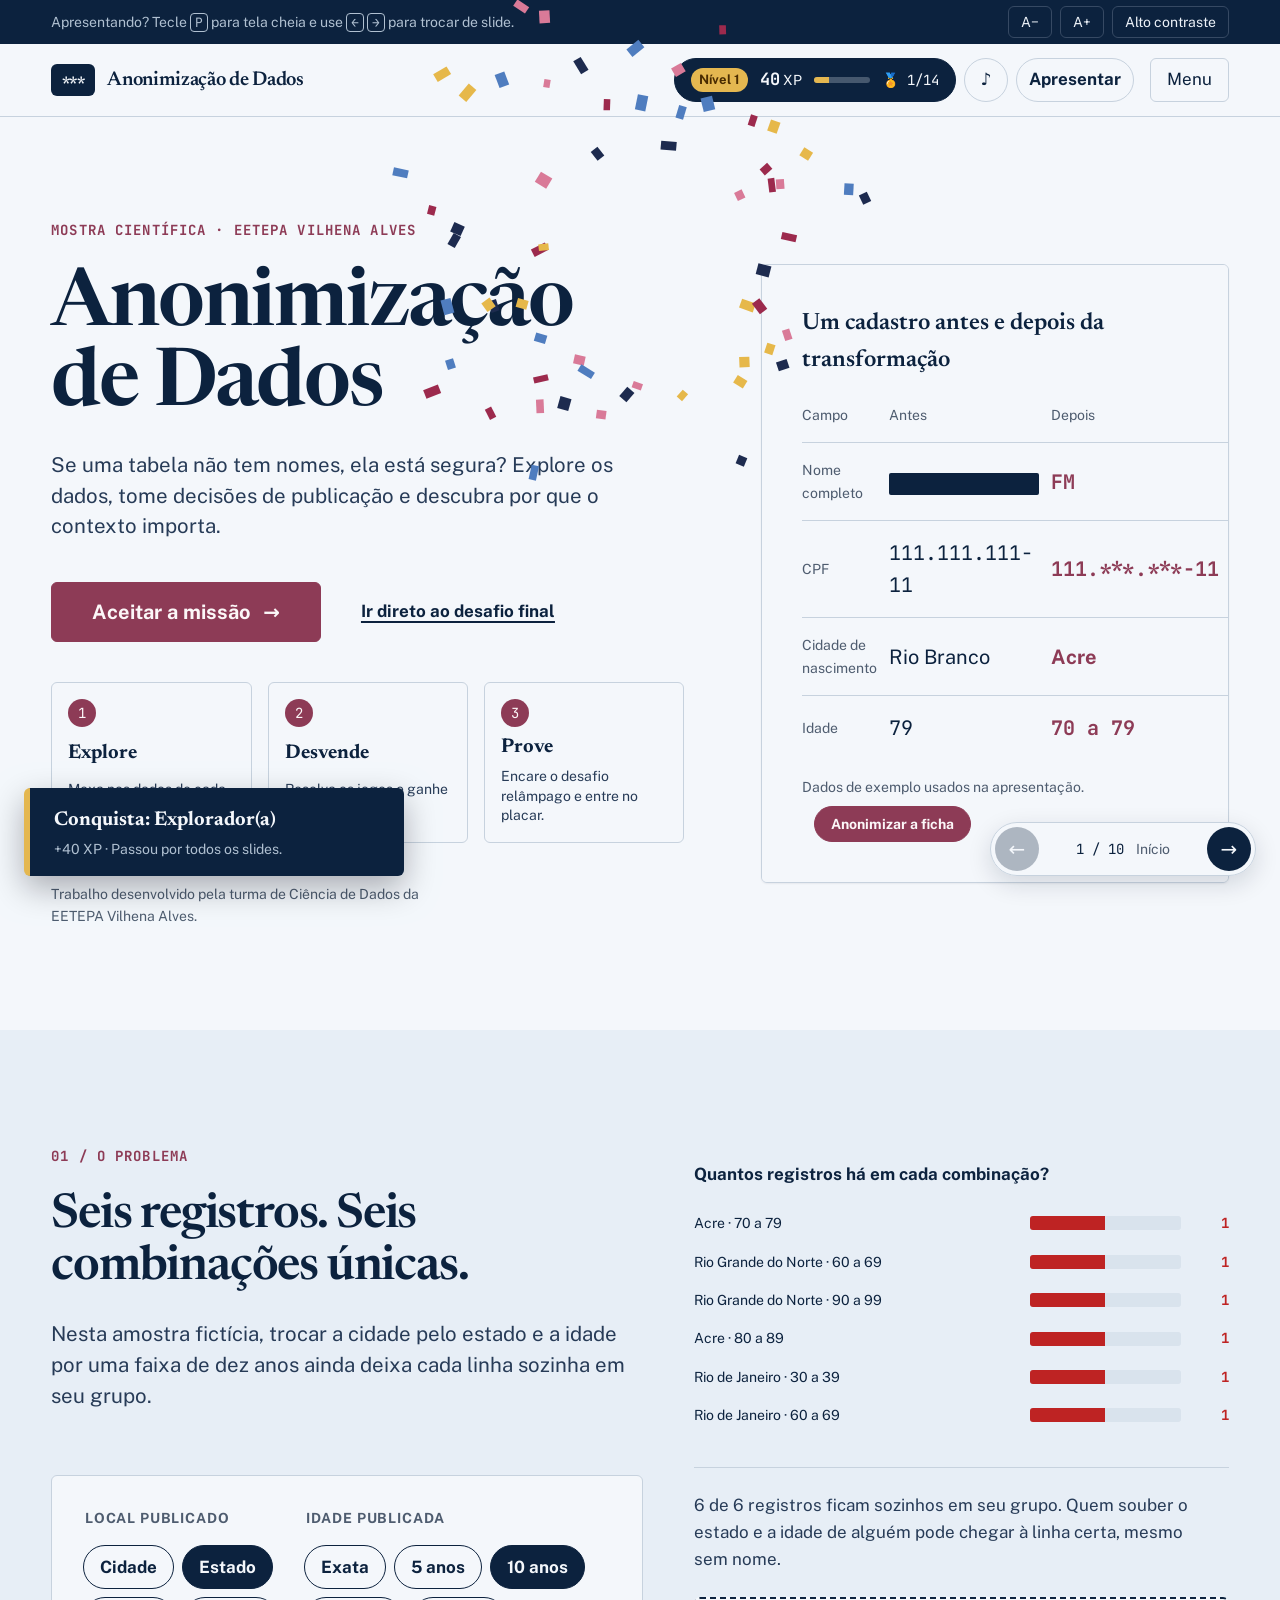
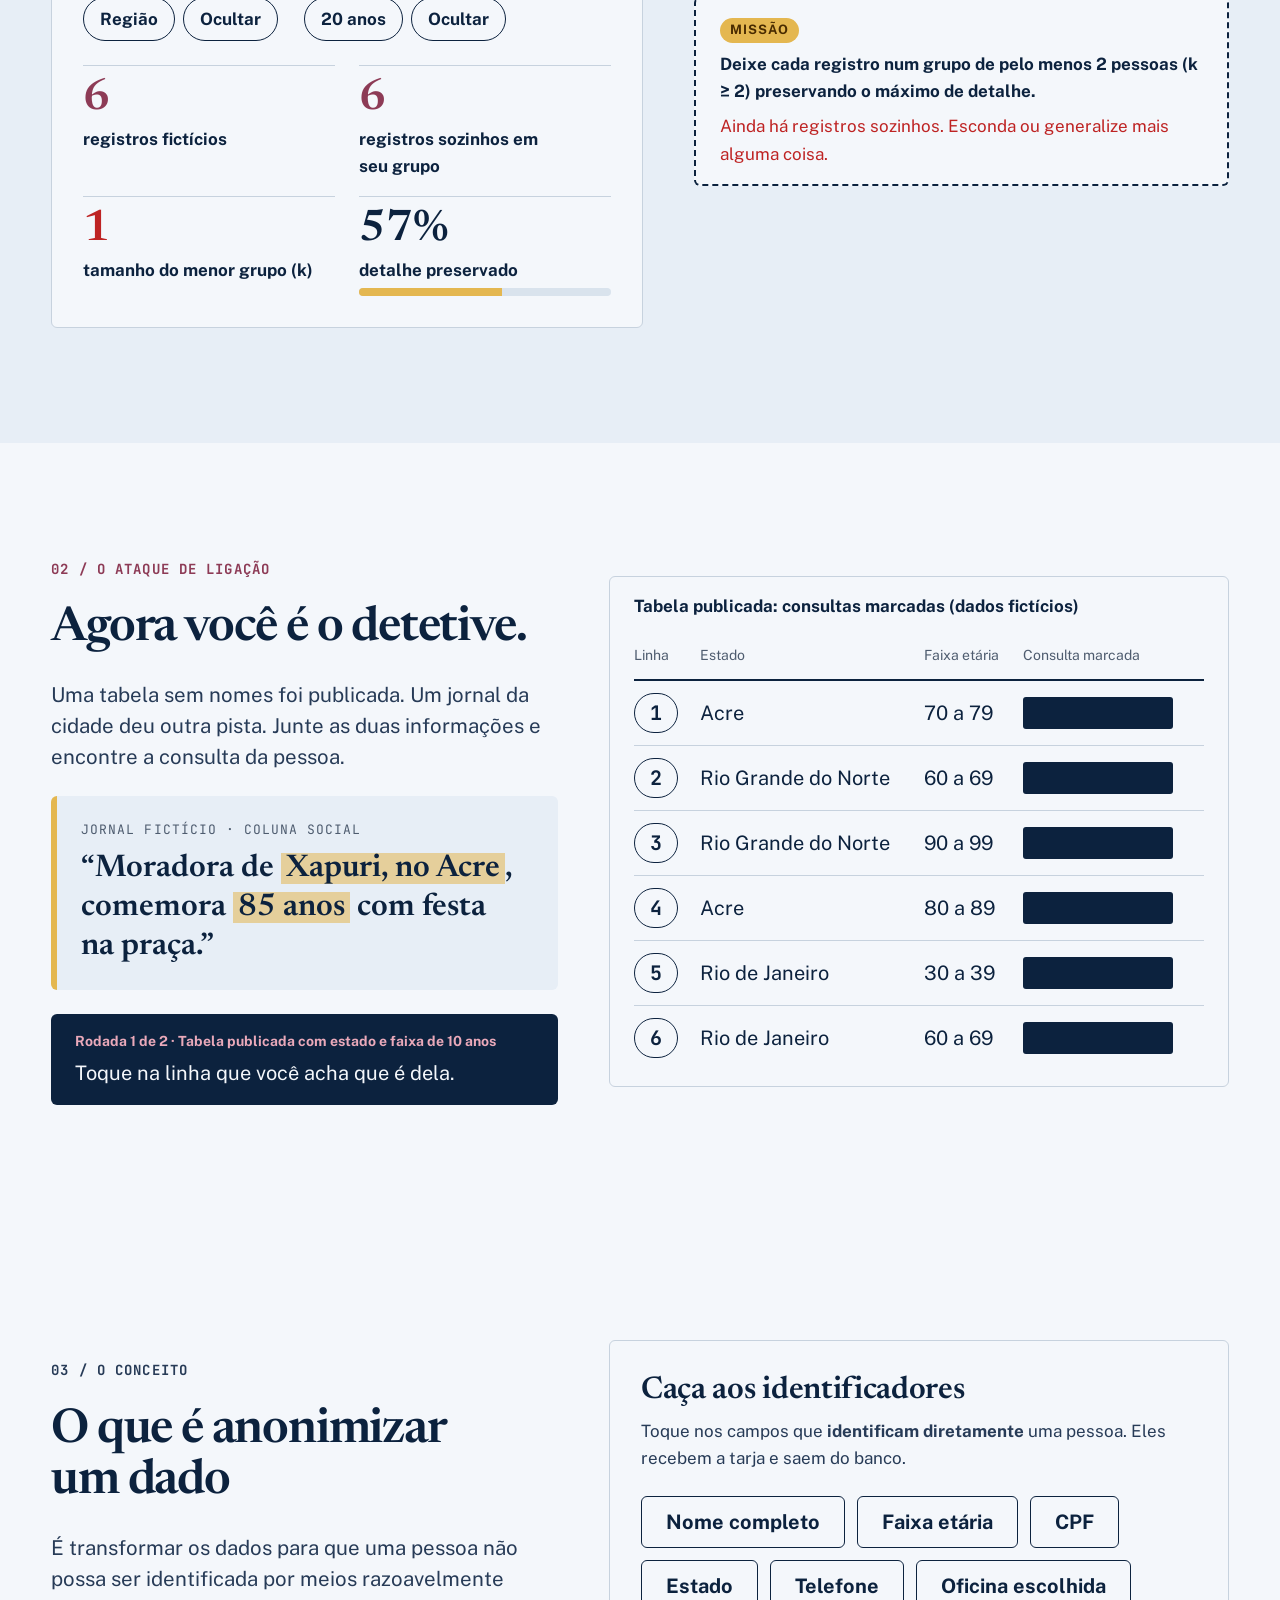
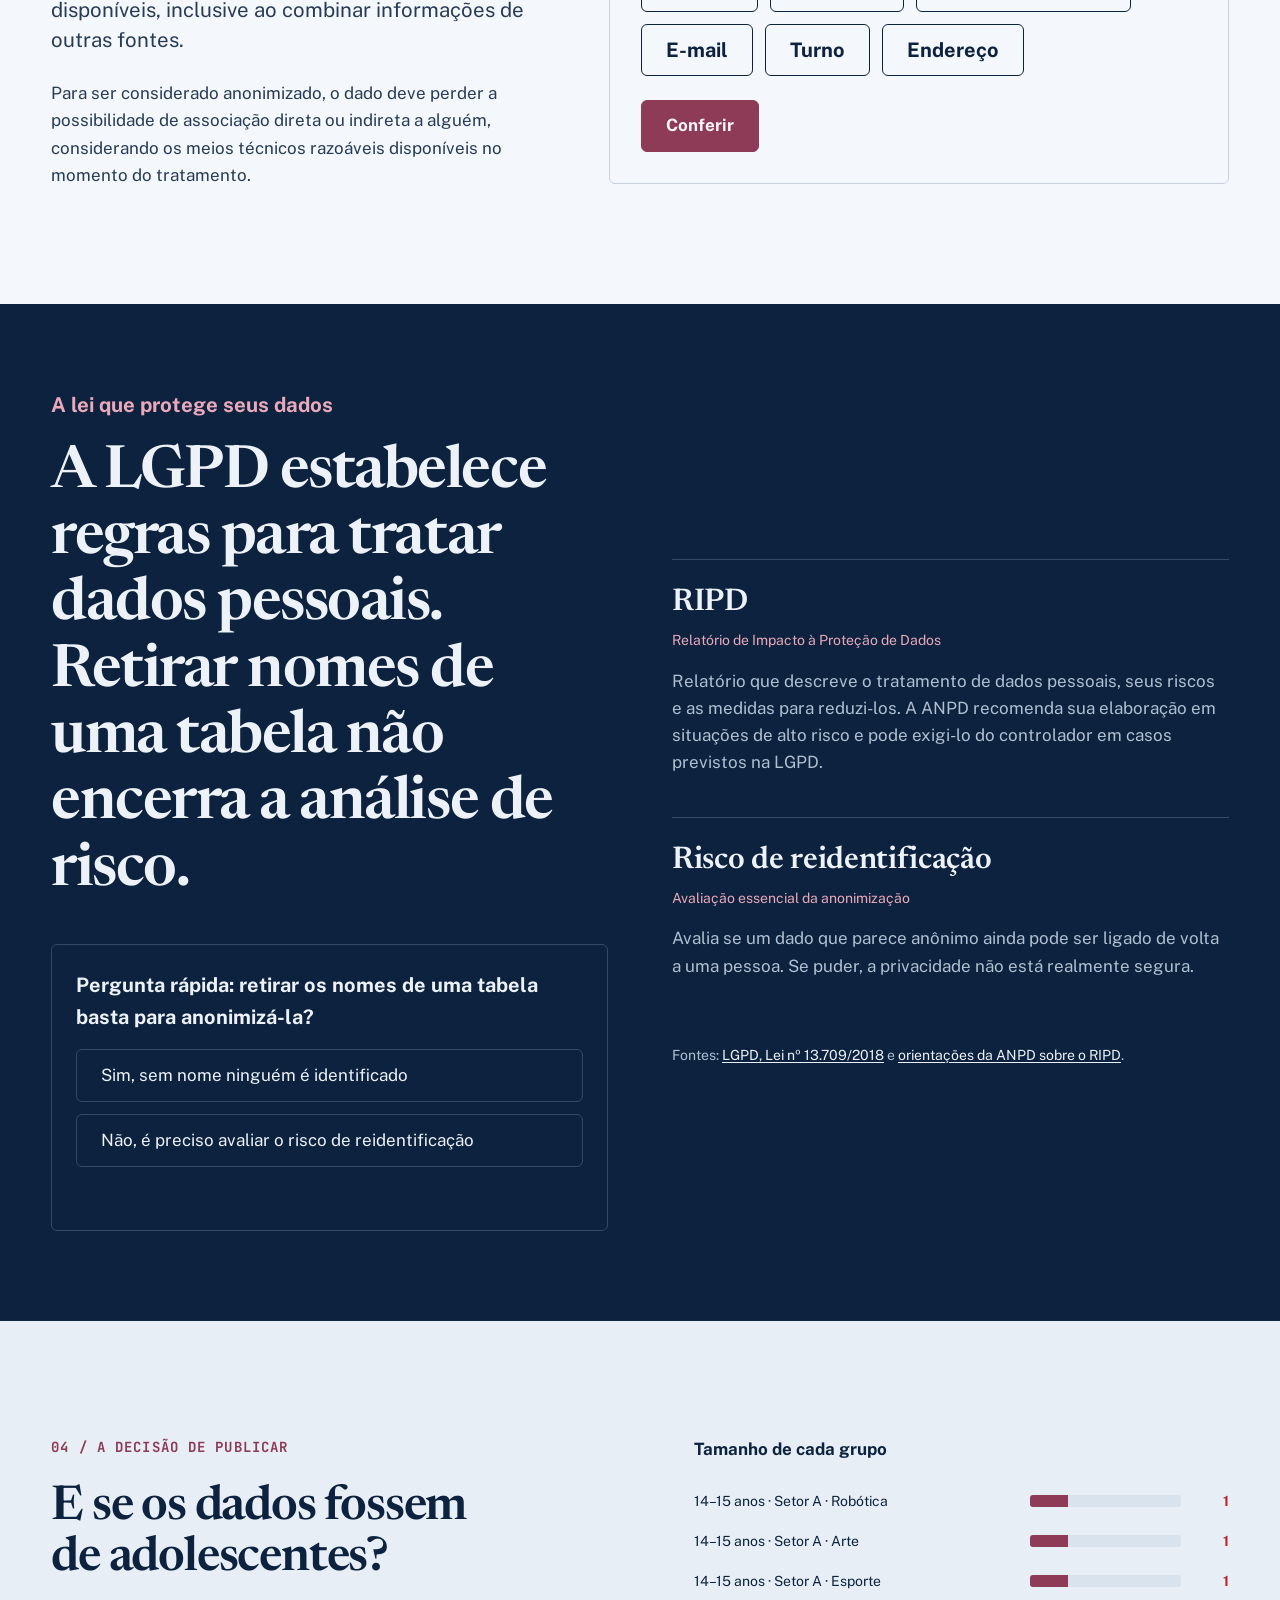
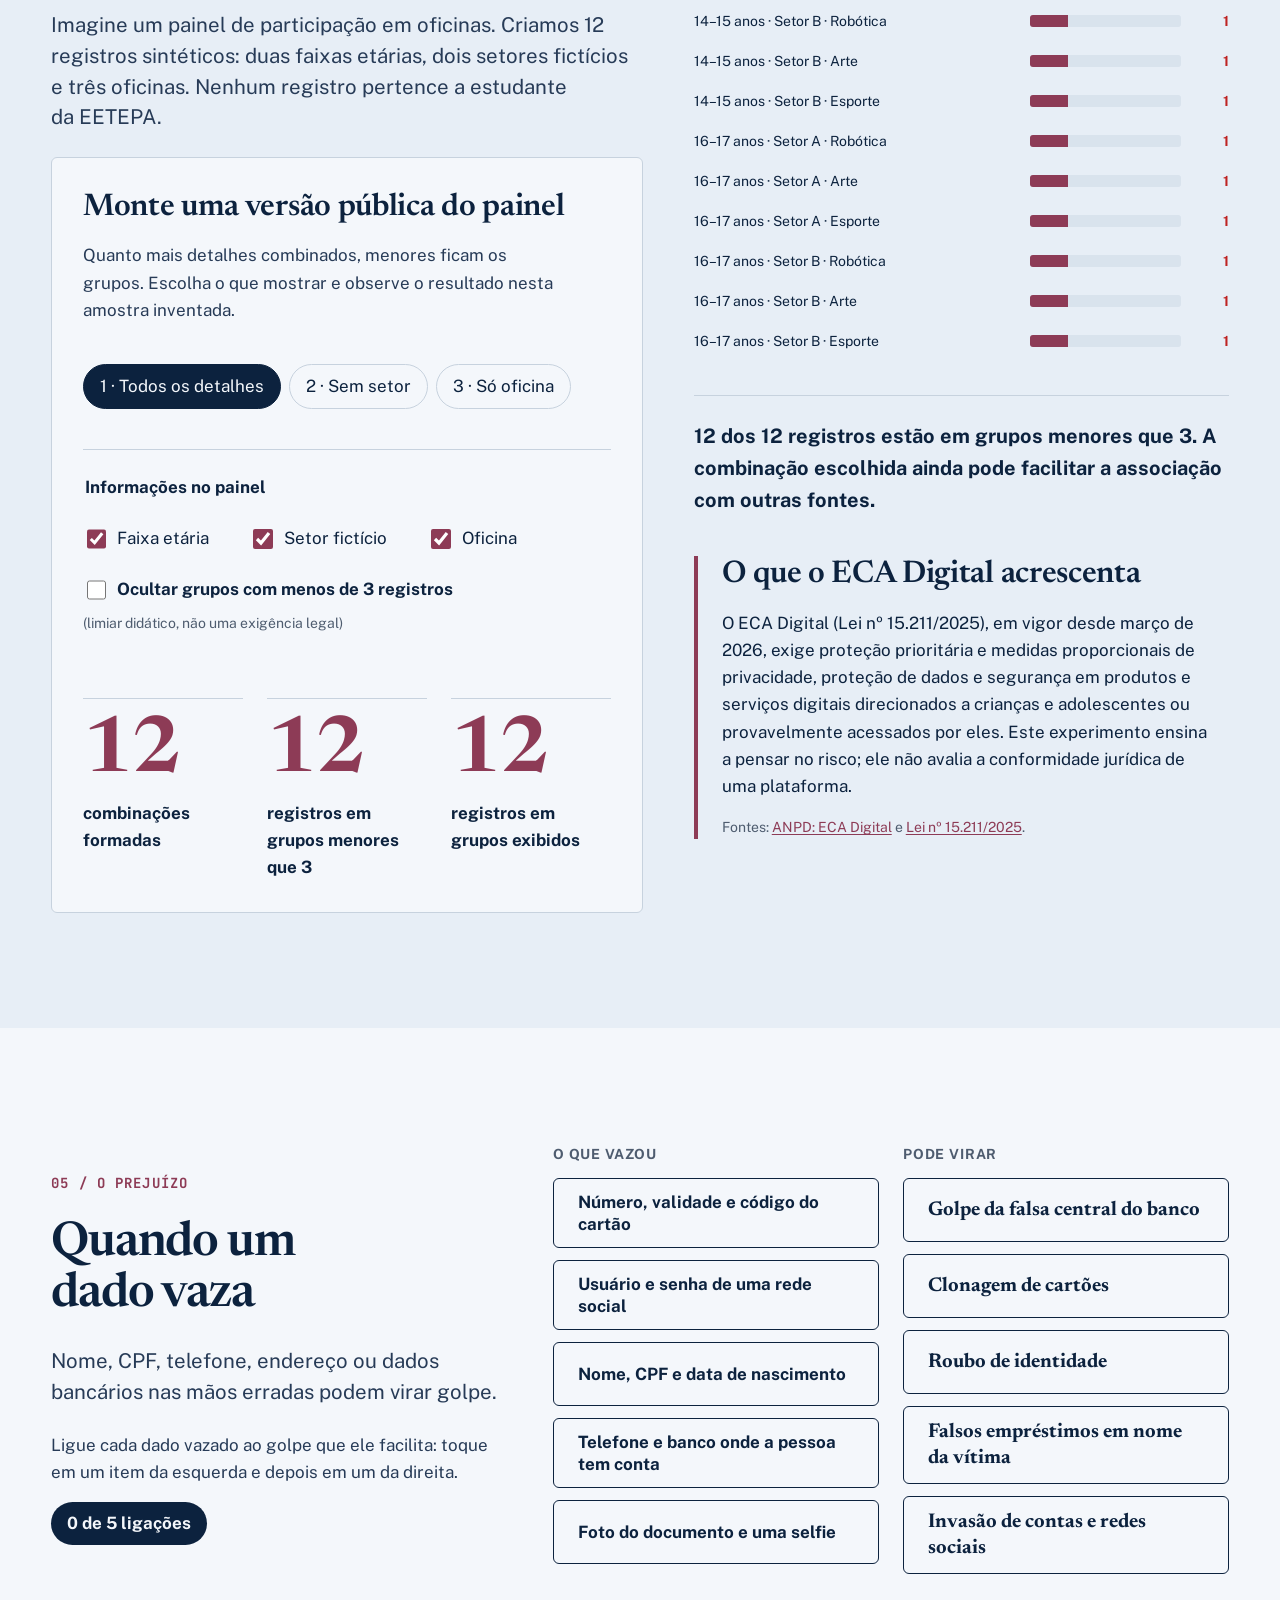
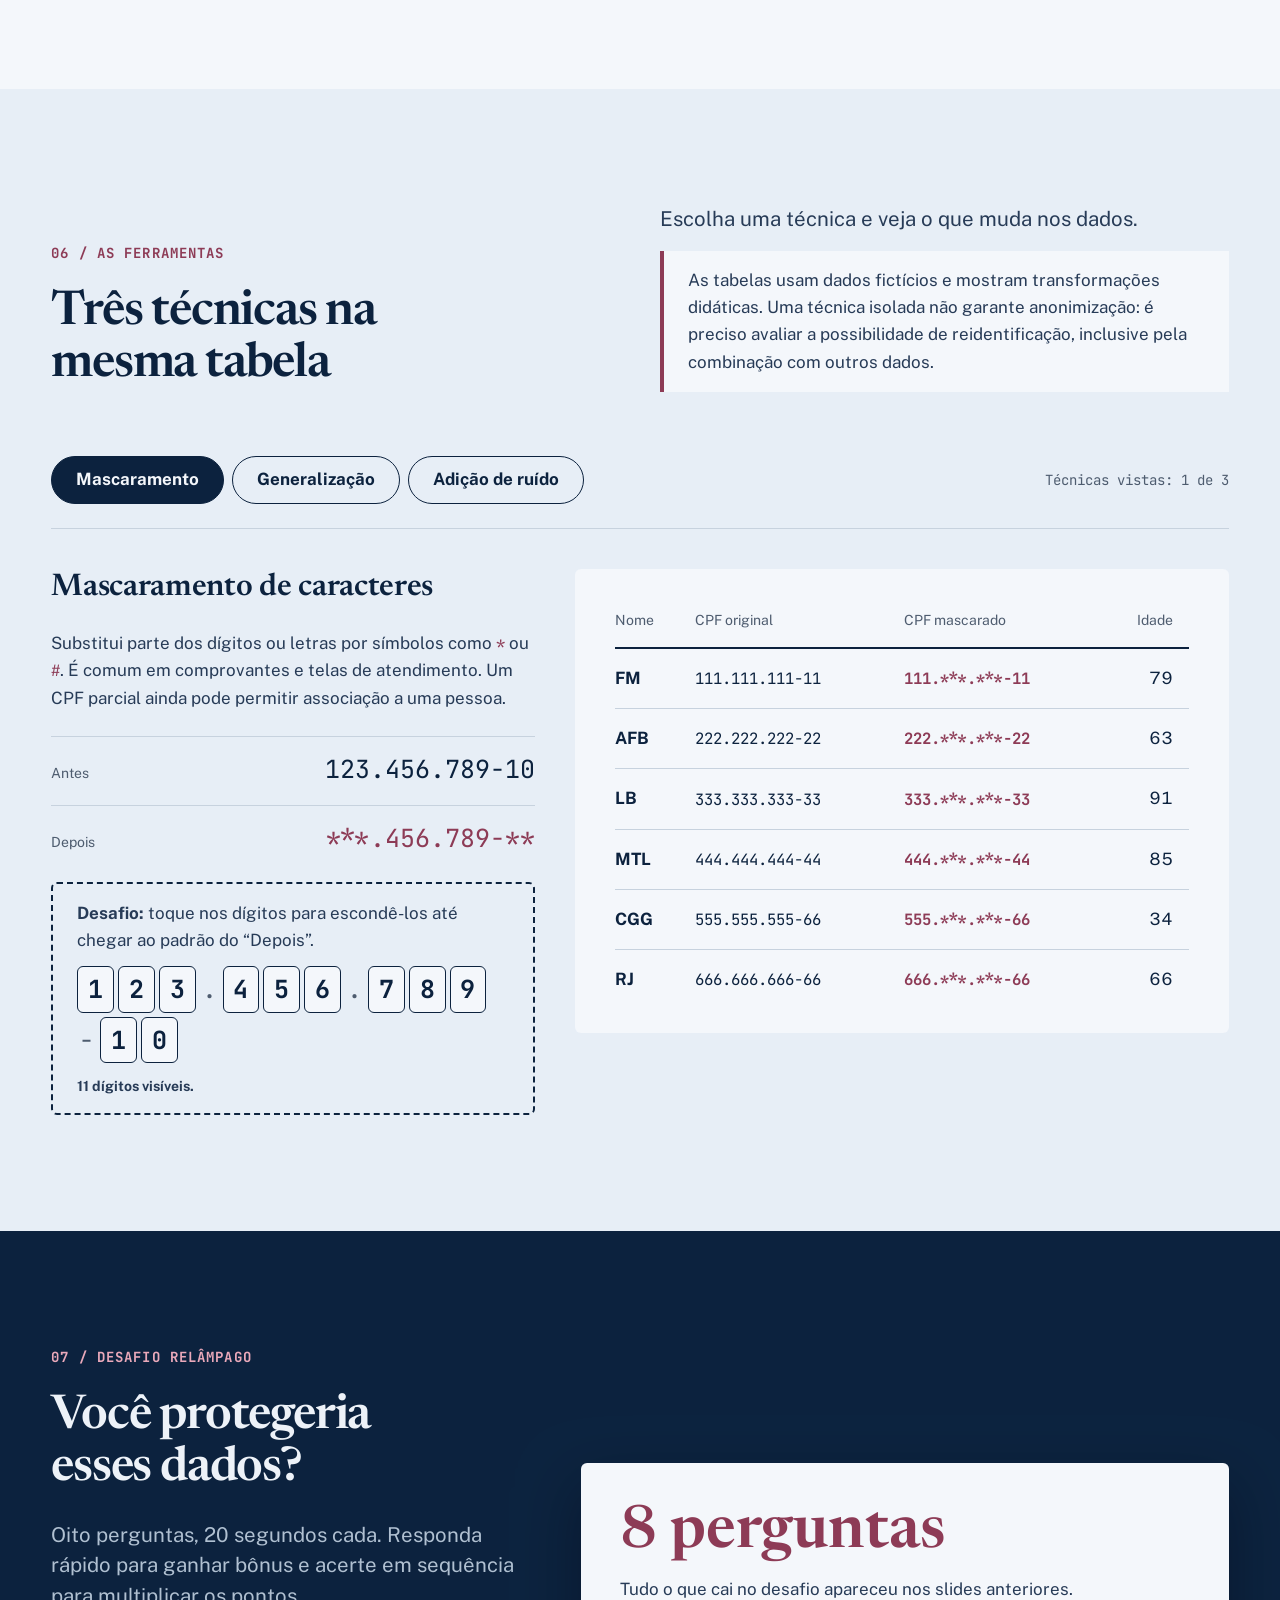
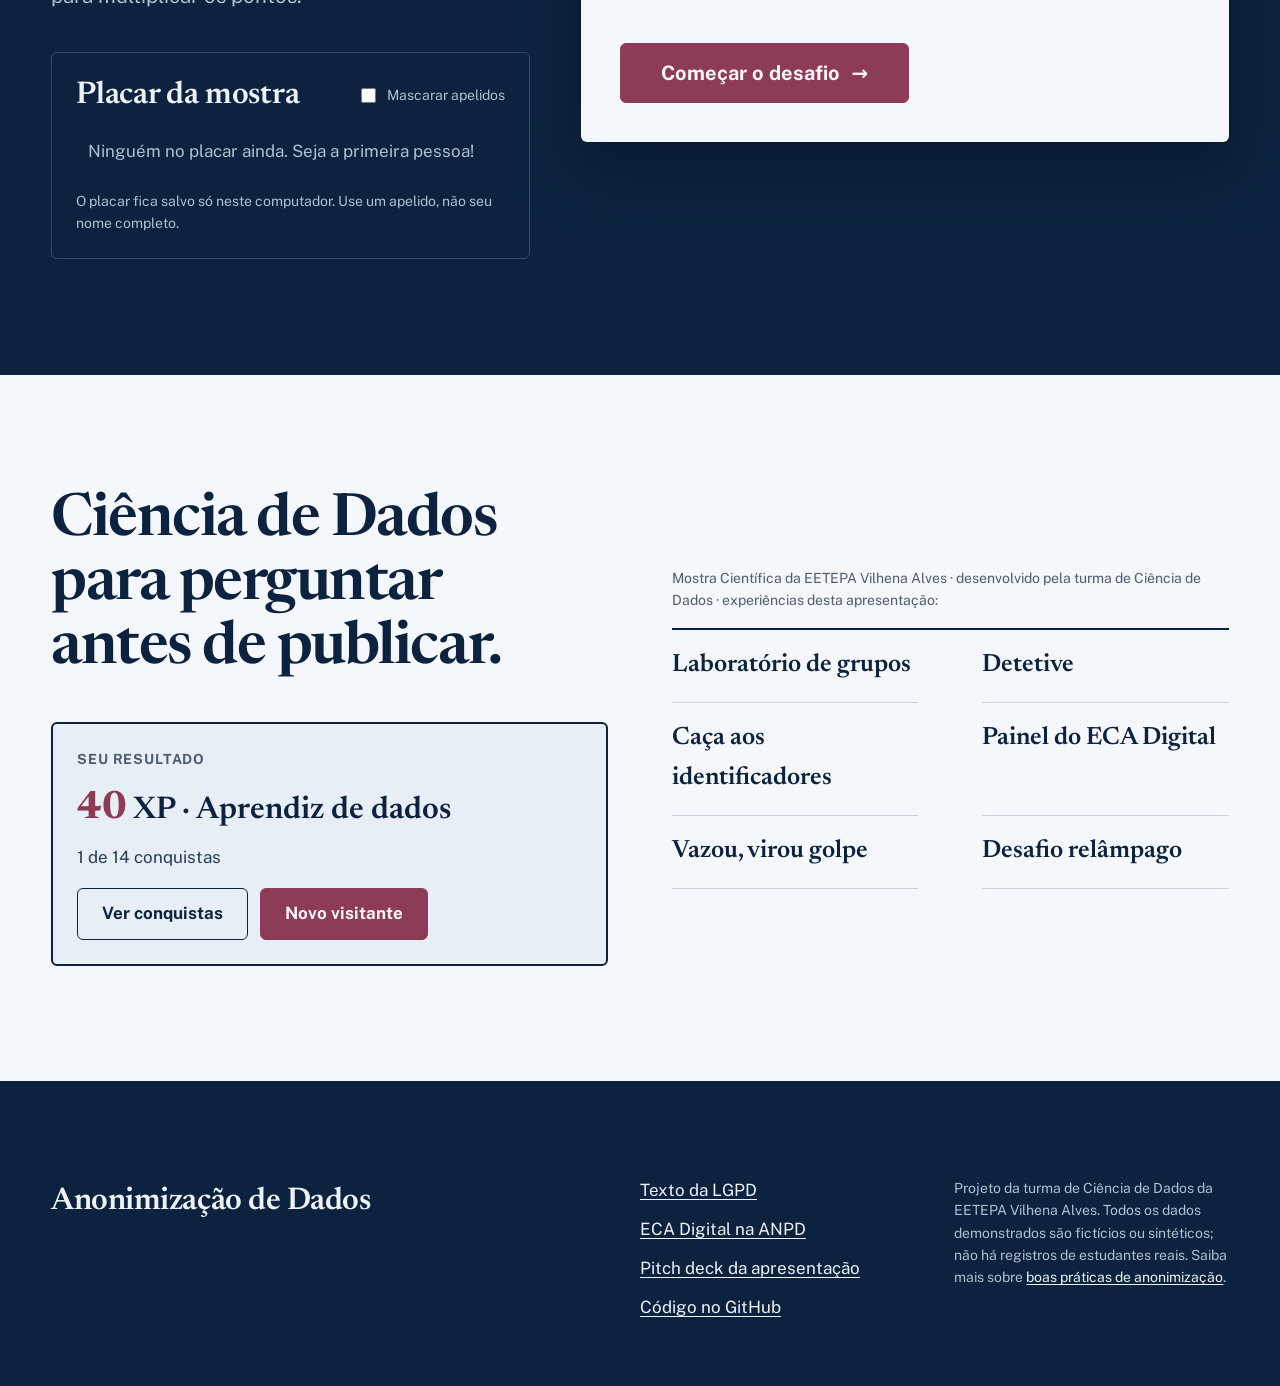
<file: index.html>
<!DOCTYPE html>
<html lang="pt-BR">
<head>
  <meta charset="UTF-8">
  <meta name="viewport" content="width=device-width, initial-scale=1.0">
  <title>Anonimização de Dados | Mostra Científica da EETEPA Vilhena Alves</title>
  <meta name="description" content="Experimentos e desafios interativos da turma de Ciência de Dados da EETEPA Vilhena Alves sobre anonimização, LGPD e ECA Digital.">
  <meta name="theme-color" content="#f4f7fb">
  <meta property="og:title" content="Anonimização de Dados">
  <meta property="og:description" content="Explore, jogue e descubra por que o contexto importa ao publicar dados. Mostra Científica da EETEPA Vilhena Alves.">
  <meta property="og:type" content="website">
  <link rel="icon" type="image/svg+xml" href="favicon.svg">
  <link rel="preconnect" href="https://fonts.googleapis.com">
  <link rel="preconnect" href="https://fonts.gstatic.com" crossorigin>
  <link rel="stylesheet" href="https://fonts.googleapis.com/css2?family=JetBrains+Mono:wght@400;700&family=Newsreader:opsz,wght@6..72,600&family=Public+Sans:wght@400;700&display=swap">
  <link rel="stylesheet" href="css/style.css">
  <link rel="stylesheet" href="css/game.css">
  <script>document.documentElement.classList.add('js');</script>
</head>
<body>
  <a class="skip" href="#conteudo">Pular para o conteúdo</a>

  <!-- Barra de acessibilidade: tamanho do texto e alto contraste (controlada pelo script.js) -->
  <div class="a11y" role="region" aria-label="Opções de acessibilidade">
    <div class="container a11y__row">
      <p class="a11y__hint">Apresentando? Tecle <kbd>P</kbd> para tela cheia e use <kbd>←</kbd> <kbd>→</kbd> para trocar de slide.</p>
      <div class="a11y__controls">
        <button type="button" id="fontMinus" aria-label="Diminuir tamanho do texto">A−</button>
        <button type="button" id="fontPlus" aria-label="Aumentar tamanho do texto">A+</button>
        <button type="button" id="contrastBtn" aria-pressed="false">Alto contraste</button>
      </div>
    </div>
  </div>

  <header class="site-header">
    <nav class="container nav" aria-label="Menu principal">
      <a class="wordmark" href="#inicio" aria-label="Anonimização de Dados, voltar ao início">
        <span class="wordmark__mark" aria-hidden="true">***</span>
        <span>Anonimização de Dados</span>
      </a>
      <div class="nav__links" id="navLinks">
        <a href="#experimento">Grupos</a>
        <a href="#detetive">Detetive</a>
        <a href="#conceito">Conceito</a>
        <a href="#lgpd">LGPD</a>
        <a href="#eca">ECA Digital</a>
        <a href="#riscos">Golpes</a>
        <a href="#tecnicas">Técnicas</a>
        <a href="#desafio">Desafio</a>
        <a href="#equipe">Turma</a>
      </div>
      <!-- Placar do visitante: preenchido pelo game.js -->
      <div class="hud" id="hud" hidden>
        <button type="button" class="hud__score" id="hudOpen" aria-haspopup="dialog" aria-controls="conquistas">
          <span class="hud__level" id="hudLevel">Nível 1</span>
          <span class="hud__xp"><strong id="hudXp">0</strong> XP</span>
          <span class="hud__meter" aria-hidden="true"><span id="hudMeter"></span></span>
          <span class="hud__badges" id="hudBadges">0/14</span>
        </button>
        <button type="button" class="hud__icon" id="soundBtn" aria-pressed="false" aria-label="Efeitos sonoros">♪</button>
        <button type="button" class="hud__icon hud__present" id="presentBtn" aria-pressed="false" title="Modo apresentação (P)">Apresentar</button>
      </div>
      <button class="nav__menu" id="menuButton" type="button" aria-expanded="false" aria-controls="navLinks">Menu</button>
    </nav>
    <span class="read-progress" id="readProgress" aria-hidden="true"></span>
  </header>

  <main id="conteudo">

    <!-- ===== 1. INÍCIO ===== -->
    <section class="hero slide" id="inicio" aria-labelledby="titulo-hero" data-step data-title="Início">
      <div class="container hero__grid">
        <div class="hero__copy">
          <p class="eyebrow">Mostra Científica · EETEPA Vilhena Alves</p>
          <h1 id="titulo-hero">Anonimização de Dados</h1>
          <p class="lead">Se uma tabela não tem nomes, ela está segura? Explore os dados, tome decisões de publicação e descubra por que o contexto importa.</p>
          <div class="actions">
            <a class="btn btn--big" href="#experimento" id="startMission">Aceitar a missão</a>
            <a class="text-link" href="#desafio">Ir direto ao desafio final</a>
          </div>
          <ol class="howto" aria-label="Como funciona">
            <li><strong>Explore</strong><span>Mexa nos dados de cada slide.</span></li>
            <li><strong>Desvende</strong><span>Resolva os jogos e ganhe XP.</span></li>
            <li><strong>Prove</strong><span>Encare o desafio relâmpago e entre no placar.</span></li>
          </ol>
          <p class="byline">Trabalho desenvolvido pela turma de Ciência de Dados da EETEPA Vilhena Alves.</p>
        </div>

        <!-- A ficha mostra um registro fictício antes e depois de reduzir detalhes. -->
        <figure class="ficha" aria-labelledby="ficha-legenda" id="ficha">
          <table class="ficha__table">
            <caption id="ficha-legenda">Um cadastro antes e depois da transformação</caption>
            <thead>
              <tr><th scope="col">Campo</th><th scope="col">Antes</th><th scope="col">Depois</th></tr>
            </thead>
            <tbody>
              <tr>
                <th scope="row">Nome completo</th>
                <td><span class="tarja" aria-hidden="true"></span><span class="visually-hidden">nome completo da pessoa</span></td>
                <td class="data is-anon">FM</td>
              </tr>
              <tr>
                <th scope="row">CPF</th>
                <td class="data">111.111.111-11</td>
                <td class="data is-anon">111.***.***-11</td>
              </tr>
              <tr>
                <th scope="row">Cidade de nascimento</th>
                <td>Rio Branco</td>
                <td class="is-anon">Acre</td>
              </tr>
              <tr>
                <th scope="row">Idade</th>
                <td class="data">79</td>
                <td class="data is-anon">70 a 79</td>
              </tr>
            </tbody>
          </table>
          <figcaption class="ficha__note">Dados de exemplo usados na apresentação. <button type="button" class="ficha__toggle" id="fichaToggle" hidden>Ver só o “depois”</button></figcaption>
        </figure>
      </div>
    </section>

    <!-- ===== 2. LABORATÓRIO DE GRUPOS (k-anonimato) ===== -->
    <section class="section experimento slide" id="experimento" aria-labelledby="titulo-experimento" data-step data-title="Grupos">
      <div class="container lab-grid">
        <div class="lab-grid__main">
          <div class="story-heading">
            <p class="eyebrow">01 / O problema</p>
            <h2 id="titulo-experimento">Seis registros. Seis combinações únicas.</h2>
            <p class="lead">Nesta amostra fictícia, trocar a cidade pelo estado e a idade por uma faixa de dez anos ainda deixa cada linha sozinha em seu grupo.</p>
          </div>

          <div class="risk-demo" id="riskDemo">
            <div class="kcontrols" id="kControls">
              <fieldset class="seg-radio">
                <legend>Local publicado</legend>
                <label><input type="radio" name="k-loc" value="city"> Cidade</label>
                <label><input type="radio" name="k-loc" value="state" checked> Estado</label>
                <label><input type="radio" name="k-loc" value="region"> Região</label>
                <label><input type="radio" name="k-loc" value="none"> Ocultar</label>
              </fieldset>
              <fieldset class="seg-radio">
                <legend>Idade publicada</legend>
                <label><input type="radio" name="k-age" value="exact"> Exata</label>
                <label><input type="radio" name="k-age" value="5"> 5 anos</label>
                <label><input type="radio" name="k-age" value="10" checked> 10 anos</label>
                <label><input type="radio" name="k-age" value="20"> 20 anos</label>
                <label><input type="radio" name="k-age" value="none"> Ocultar</label>
              </fieldset>
            </div>
            <div class="risk-demo__metrics" aria-live="polite">
              <p><strong id="riskRecords">6</strong><span>registros fictícios</span></p>
              <p><strong id="riskUnique">6</strong><span>registros sozinhos em seu grupo</span></p>
              <p class="metric-k"><strong id="riskK">1</strong><span>tamanho do menor grupo (k)</span></p>
              <p class="metric-util"><strong id="riskUtil">57%</strong><span>detalhe preservado</span><span class="util-meter" aria-hidden="true"><span id="utilMeter"></span></span></p>
            </div>
          </div>
        </div>

        <div class="lab-grid__side">
          <div class="risk-demo__chart" role="group" aria-label="Tamanho dos grupos formados pelos dados exibidos">
            <p class="chart-title">Quantos registros há em cada combinação?</p>
            <ol class="risk-bars" id="riskBars">
              <li><span>Acre · 70 a 79</span><span class="risk-bar" style="--bar-width:50%"></span><strong>1</strong></li>
              <li><span>Rio Grande do Norte · 60 a 69</span><span class="risk-bar" style="--bar-width:50%"></span><strong>1</strong></li>
              <li><span>Rio Grande do Norte · 90 a 99</span><span class="risk-bar" style="--bar-width:50%"></span><strong>1</strong></li>
              <li><span>Acre · 80 a 89</span><span class="risk-bar" style="--bar-width:50%"></span><strong>1</strong></li>
              <li><span>Rio de Janeiro · 30 a 39</span><span class="risk-bar" style="--bar-width:50%"></span><strong>1</strong></li>
              <li><span>Rio de Janeiro · 60 a 69</span><span class="risk-bar" style="--bar-width:50%"></span><strong>1</strong></li>
            </ol>
          </div>
          <p class="risk-demo__explain" id="riskExplain">Todas as seis combinações são únicas nesta pequena amostra. Isso não identifica ninguém automaticamente, mas pode facilitar a ligação com outras fontes.</p>
          <div class="mission" id="kMission" hidden>
            <p class="mission__tag">Missão</p>
            <p class="mission__goal">Deixe cada registro num grupo de pelo menos 2 pessoas (k ≥ 2) preservando o máximo de detalhe.</p>
            <p class="mission__status" id="kMissionStatus" aria-live="polite">Ainda há registros sozinhos.</p>
          </div>
        </div>
      </div>
    </section>

    <!-- ===== 3. DETETIVE: ataque de ligação ===== -->
    <section class="section detetive slide" id="detetive" aria-labelledby="titulo-detetive" data-step data-title="Detetive">
      <div class="container det-grid">
        <div class="det-grid__brief">
          <p class="eyebrow">02 / O ataque de ligação</p>
          <h2 id="titulo-detetive">Agora você é o detetive.</h2>
          <p class="lead">Uma tabela sem nomes foi publicada. Um jornal da cidade deu outra pista. Junte as duas informações e encontre a consulta da pessoa.</p>
          <blockquote class="clue">
            <p class="clue__source">Jornal fictício · Coluna social</p>
            <p class="clue__text">“Moradora de <mark>Xapuri, no Acre</mark>, comemora <mark>85 anos</mark> com festa na praça.”</p>
          </blockquote>
          <div class="det-status" id="detStatus" aria-live="polite">
            <p class="det-round" id="detRound">Rodada 1 de 2 · Tabela publicada com estado e faixa de 10 anos</p>
            <p id="detFeedback">Toque na linha que você acha que é dela.</p>
          </div>
          <button type="button" class="btn btn--quiet" id="detNext" hidden>Próxima rodada</button>
        </div>
        <div class="det-grid__table">
          <div class="table-wrap det-table-wrap">
            <table class="dados det-table" id="detTable">
              <caption class="det-caption" id="detCaption">Tabela publicada: consultas marcadas (dados fictícios)</caption>
              <thead>
                <tr><th scope="col">Linha</th><th scope="col">Estado</th><th scope="col" class="det-age-col">Faixa etária</th><th scope="col">Consulta marcada</th></tr>
              </thead>
              <tbody>
                <tr data-match="0"><th scope="row">1</th><td>Acre</td><td class="det-age">70 a 79</td><td><span class="secret">Cardiologia</span></td></tr>
                <tr data-match="0"><th scope="row">2</th><td>Rio Grande do Norte</td><td class="det-age">60 a 69</td><td><span class="secret">Ortopedia</span></td></tr>
                <tr data-match="0"><th scope="row">3</th><td>Rio Grande do Norte</td><td class="det-age">90 a 99</td><td><span class="secret">Oftalmologia</span></td></tr>
                <tr data-match="1"><th scope="row">4</th><td>Acre</td><td class="det-age">80 a 89</td><td><span class="secret">Dermatologia</span></td></tr>
                <tr data-match="0"><th scope="row">5</th><td>Rio de Janeiro</td><td class="det-age">30 a 39</td><td><span class="secret">Nutrição</span></td></tr>
                <tr data-match="0"><th scope="row">6</th><td>Rio de Janeiro</td><td class="det-age">60 a 69</td><td><span class="secret">Fisioterapia</span></td></tr>
              </tbody>
            </table>
          </div>
          <p class="det-note">Mesmo sem nomes, só uma linha combina com “Acre” e “85 anos”. Na rodada 2, a faixa etária sai da tabela.</p>
        </div>
      </div>
    </section>

    <!-- ===== 4. O QUE É ===== -->
    <section class="section conceito slide" id="conceito" aria-labelledby="titulo-conceito" data-step data-title="Conceito">
      <div class="container conceito__grid">
        <div class="conceito__text">
          <p class="eyebrow">03 / O conceito</p>
          <h2 id="titulo-conceito">O que é anonimizar um dado</h2>
          <p class="lead">É transformar os dados para que uma pessoa não possa ser identificada por meios razoavelmente disponíveis, inclusive ao combinar informações de outras fontes.</p>
          <p>Para ser considerado anonimizado, o dado deve perder a possibilidade de associação direta ou indireta a alguém, considerando os meios técnicos razoáveis disponíveis no momento do tratamento.</p>
        </div>

        <!-- Jogo: caça aos identificadores. Sem JavaScript, as listas abaixo continuam visíveis. -->
        <div class="hunt" id="hunt" hidden>
          <h3>Caça aos identificadores</h3>
          <p class="hunt__intro">Toque nos campos que <strong>identificam diretamente</strong> uma pessoa. Eles recebem a tarja e saem do banco.</p>
          <ul class="hunt__chips" id="huntChips">
            <li><button type="button" data-id="1" aria-pressed="false"><span>Nome completo</span></button></li>
            <li><button type="button" data-id="0" aria-pressed="false"><span>Faixa etária</span></button></li>
            <li><button type="button" data-id="1" aria-pressed="false"><span>CPF</span></button></li>
            <li><button type="button" data-id="0" aria-pressed="false"><span>Estado</span></button></li>
            <li><button type="button" data-id="1" aria-pressed="false"><span>Telefone</span></button></li>
            <li><button type="button" data-id="0" aria-pressed="false"><span>Oficina escolhida</span></button></li>
            <li><button type="button" data-id="1" aria-pressed="false"><span>E-mail</span></button></li>
            <li><button type="button" data-id="0" aria-pressed="false"><span>Turno</span></button></li>
            <li><button type="button" data-id="1" aria-pressed="false"><span>Endereço</span></button></li>
          </ul>
          <div class="hunt__actions">
            <button type="button" class="btn" id="huntCheck">Conferir</button>
            <p class="hunt__feedback" id="huntFeedback" aria-live="polite"></p>
          </div>
        </div>

        <div class="conceito__lists" id="conceitoLists">
          <div class="conceito__col">
            <h3>Sai do banco</h3>
            <ul class="saem">
              <li><span>Nome completo</span><span class="tarja" aria-hidden="true"></span></li>
              <li><span>CPF</span><span class="tarja" aria-hidden="true"></span></li>
              <li><span>Endereço</span><span class="tarja" aria-hidden="true"></span></li>
              <li><span>Telefone</span><span class="tarja" aria-hidden="true"></span></li>
              <li><span>E-mail</span><span class="tarja" aria-hidden="true"></span></li>
            </ul>
          </div>
          <div class="conceito__col">
            <h3>Fica no banco</h3>
            <p class="fica__intro">As informações gerais, úteis para:</p>
            <ul class="ficam">
              <li>Estudos</li>
              <li>Estatísticas</li>
              <li>Melhoria de serviços</li>
            </ul>
          </div>
        </div>
      </div>
    </section>

    <!-- ===== 5. LGPD ===== -->
    <section class="band slide" id="lgpd" aria-labelledby="titulo-lgpd" data-step data-title="LGPD">
      <div class="container lgpd-grid">
        <div>
          <h2 id="titulo-lgpd">A lei que protege seus dados</h2>
          <p class="statement">A LGPD estabelece regras para tratar dados pessoais. Retirar nomes de uma tabela não encerra a análise de risco.</p>
          <div class="quick" data-quick="lgpd" hidden>
            <p class="quick__q">Pergunta rápida: retirar os nomes de uma tabela basta para anonimizá-la?</p>
            <div class="quick__opts">
              <button type="button" data-correct="0">Sim, sem nome ninguém é identificado</button>
              <button type="button" data-correct="1">Não, é preciso avaliar o risco de reidentificação</button>
            </div>
            <p class="quick__fb" aria-live="polite"></p>
          </div>
        </div>
        <div>
          <div class="lgpd__tools">
            <article class="tool">
              <h3>RIPD</h3>
              <p class="tool__name">Relatório de Impacto à Proteção de Dados</p>
              <p>Relatório que descreve o tratamento de dados pessoais, seus riscos e as medidas para reduzi-los. A ANPD recomenda sua elaboração em situações de alto risco e pode exigi-lo do controlador em casos previstos na LGPD.</p>
            </article>
            <article class="tool">
              <h3>Risco de reidentificação</h3>
              <p class="tool__name">Avaliação essencial da anonimização</p>
              <p>Avalia se um dado que parece anônimo ainda pode ser ligado de volta a uma pessoa. Se puder, a privacidade não está realmente segura.</p>
            </article>
          </div>
          <p class="band__source">Fontes: <a href="https://www.planalto.gov.br/ccivil_03/_ato2015-2018/2018/lei/l13709.htm" target="_blank" rel="noopener noreferrer">LGPD, Lei nº 13.709/2018</a> e <a href="https://www.gov.br/anpd/pt-br/canais_atendimento/agente-de-tratamento/relatorio-de-impacto-a-protecao-de-dados-pessoais-ripd" target="_blank" rel="noopener noreferrer">orientações da ANPD sobre o RIPD</a>.</p>
        </div>
      </div>
    </section>

    <!-- Cenário didático: registros gerados para esta demonstração, sem dados de alunos reais. -->
    <section class="section eca slide" id="eca" aria-labelledby="titulo-eca" data-step data-title="ECA Digital">
      <div class="container eca-grid">
        <div class="eca-grid__main">
          <div class="story-heading">
            <p class="eyebrow">04 / A decisão de publicar</p>
            <h2 id="titulo-eca">E se os dados fossem de adolescentes?</h2>
            <p class="lead">Imagine um painel de participação em oficinas. Criamos 12 registros sintéticos: duas faixas etárias, dois setores fictícios e três oficinas. Nenhum registro pertence a estudante da EETEPA.</p>
          </div>

          <div class="eca-lab" id="ecaLab">
            <div class="eca-lab__intro">
              <h3>Monte uma versão pública do painel</h3>
              <p>Quanto mais detalhes combinados, menores ficam os grupos. Escolha o que mostrar e observe o resultado nesta amostra inventada.</p>
            </div>
            <div class="eca-presets" id="ecaPresets" aria-label="Etapas sugeridas do experimento">
              <button type="button" data-preset="all">1 · Todos os detalhes</button>
              <button type="button" data-preset="age_activity">2 · Sem setor</button>
              <button type="button" data-preset="activity">3 · Só oficina</button>
            </div>
            <fieldset class="eca-fields">
              <legend>Informações no painel</legend>
              <label><input type="checkbox" name="eca-field" value="age" checked> Faixa etária</label>
              <label><input type="checkbox" name="eca-field" value="sector" checked> Setor fictício</label>
              <label><input type="checkbox" name="eca-field" value="activity" checked> Oficina</label>
            </fieldset>
            <label class="eca-suppress"><input type="checkbox" id="ecaSuppress"> Ocultar grupos com menos de 3 registros <span>(limiar didático, não uma exigência legal)</span></label>

            <div class="eca-metrics" aria-live="polite">
              <p><strong id="ecaGroups">12</strong><span>combinações formadas</span></p>
              <p><strong id="ecaSmall">12</strong><span>registros em grupos menores que 3</span></p>
              <p><strong id="ecaVisible">12</strong><span>registros em grupos exibidos</span></p>
            </div>
          </div>
        </div>

        <div class="eca-grid__side">
          <div class="eca-chart" role="group" aria-label="Tamanho dos grupos no painel sintético">
            <p class="chart-title">Tamanho de cada grupo</p>
            <ol class="eca-bars" id="ecaBars"><li class="eca-bars__fallback">Faixa + setor + oficina: 12 grupos de 1 registro cada.</li></ol>
          </div>
          <p class="eca-summary" id="ecaSummary" aria-live="polite">Cada combinação descreve apenas um registro sintético. Nesta amostra, publicar todos os detalhes deixaria as 12 linhas singulares.</p>
          <div class="eca-context">
            <h3>O que o ECA Digital acrescenta</h3>
            <p>O ECA Digital (Lei nº 15.211/2025), em vigor desde março de 2026, exige proteção prioritária e medidas proporcionais de privacidade, proteção de dados e segurança em produtos e serviços digitais direcionados a crianças e adolescentes ou provavelmente acessados por eles. Este experimento ensina a pensar no risco; ele não avalia a conformidade jurídica de uma plataforma.</p>
            <p class="eca-context__source">Fontes: <a href="https://www.gov.br/anpd/pt-br/assuntos/eca-digital" target="_blank" rel="noopener noreferrer">ANPD: ECA Digital</a> e <a href="https://www.planalto.gov.br/ccivil_03/_ato2023-2026/2025/lei/l15211.htm" target="_blank" rel="noopener noreferrer">Lei nº 15.211/2025</a>.</p>
          </div>
        </div>
      </div>
    </section>

    <!-- ===== 7. RISCOS ===== -->
    <section class="section riscos slide" id="riscos" aria-labelledby="titulo-riscos" data-step data-title="Golpes">
      <div class="container riscos__grid">
        <div class="riscos__head">
          <p class="eyebrow">05 / O prejuízo</p>
          <h2 id="titulo-riscos">Quando um dado vaza</h2>
          <p class="lead">Nome, CPF, telefone, endereço ou dados bancários nas mãos erradas podem virar golpe.</p>
          <p class="match__how" id="matchHow" hidden>Ligue cada dado vazado ao golpe que ele facilita: toque em um item da esquerda e depois em um da direita.</p>
          <p class="match__score" id="matchScore" aria-live="polite" hidden>0 de 5 ligações</p>
        </div>

        <!-- Jogo de ligar. Sem JavaScript, a lista original continua visível. -->
        <div class="match" id="matchGame" hidden>
          <div class="match__col">
            <p class="match__label">O que vazou</p>
            <ul id="matchLeft">
              <li><button type="button" data-pair="cartao">Número, validade e código do cartão</button></li>
              <li><button type="button" data-pair="senha">Usuário e senha de uma rede social</button></li>
              <li><button type="button" data-pair="cpf">Nome, CPF e data de nascimento</button></li>
              <li><button type="button" data-pair="banco">Telefone e banco onde a pessoa tem conta</button></li>
              <li><button type="button" data-pair="doc">Foto do documento e uma selfie</button></li>
            </ul>
          </div>
          <div class="match__col">
            <p class="match__label">Pode virar</p>
            <ul id="matchRight">
              <li><button type="button" data-pair="banco">Golpe da falsa central do banco</button></li>
              <li><button type="button" data-pair="cartao">Clonagem de cartões</button></li>
              <li><button type="button" data-pair="doc">Roubo de identidade</button></li>
              <li><button type="button" data-pair="cpf">Falsos empréstimos em nome da vítima</button></li>
              <li><button type="button" data-pair="senha">Invasão de contas e redes sociais</button></li>
            </ul>
          </div>
        </div>

        <ul class="riscos__list" id="riscosList">
          <li>Golpes financeiros e bancários</li>
          <li>Clonagem de cartões</li>
          <li>Falsos empréstimos em nome da vítima</li>
          <li>Invasão de contas e redes sociais</li>
          <li>Roubo de identidade e uso indevido das informações</li>
        </ul>
      </div>
    </section>

    <!-- ===== 8. TÉCNICAS: a tabela que troca de técnica ===== -->
    <section class="section tecnicas slide" id="tecnicas" aria-labelledby="titulo-tecnicas" data-step data-title="Técnicas">
      <div class="container">
        <div class="tecnicas__head">
          <div>
            <p class="eyebrow">06 / As ferramentas</p>
            <h2 id="titulo-tecnicas">Três técnicas na mesma tabela</h2>
          </div>
          <div>
            <p class="lead">Escolha uma técnica e veja o que muda nos dados.</p>
            <p class="tecnicas__aviso">As tabelas usam dados fictícios e mostram transformações didáticas. Uma técnica isolada não garante anonimização: é preciso avaliar a possibilidade de reidentificação, inclusive pela combinação com outros dados.</p>
          </div>
        </div>

        <div class="switch" data-switch>
          <div class="seg" role="tablist" aria-label="Técnicas de anonimização">
            <button type="button" role="tab" id="tab-mascara" aria-controls="painel-mascara" aria-selected="true">Mascaramento</button>
            <button type="button" role="tab" id="tab-general" aria-controls="painel-general" aria-selected="false" tabindex="-1">Generalização</button>
            <button type="button" role="tab" id="tab-ruido" aria-controls="painel-ruido" aria-selected="false" tabindex="-1">Adição de ruído</button>
            <span class="seg__progress" id="tabProgress" hidden>Técnicas vistas: 1 de 3</span>
          </div>

          <!-- Mascaramento -->
          <section class="painel" role="tabpanel" id="painel-mascara" aria-labelledby="tab-mascara" tabindex="0">
            <div class="painel__info">
              <h3>Mascaramento de caracteres</h3>
              <p>Substitui parte dos dígitos ou letras por símbolos como <code>*</code> ou <code>#</code>. É comum em comprovantes e telas de atendimento. Um CPF parcial ainda pode permitir associação a uma pessoa.</p>
              <dl class="exemplo">
                <div><dt>Antes</dt><dd class="data">123.456.789-10</dd></div>
                <div><dt>Depois</dt><dd class="data is-anon">***.456.789-**</dd></div>
              </dl>
              <div class="maskgame" id="maskGame" hidden>
                <p class="maskgame__goal"><strong>Desafio:</strong> toque nos dígitos para escondê-los até chegar ao padrão do “Depois”.</p>
                <div class="maskgame__cpf" id="maskCpf" aria-label="CPF fictício para mascarar"></div>
                <p class="maskgame__fb" id="maskFb" aria-live="polite">11 dígitos visíveis.</p>
              </div>
            </div>
            <div class="table-wrap" tabindex="0" role="region" aria-label="Tabela do mascaramento, role para os lados no celular">
              <table class="dados">
                <thead>
                  <tr><th scope="col">Nome</th><th scope="col">CPF original</th><th scope="col">CPF mascarado</th><th scope="col" class="num">Idade</th></tr>
                </thead>
                <tbody>
                  <tr><th scope="row">FM</th><td class="data">111.111.111-11</td><td class="data is-anon">111.***.***-11</td><td class="num">79</td></tr>
                  <tr><th scope="row">AFB</th><td class="data">222.222.222-22</td><td class="data is-anon">222.***.***-22</td><td class="num">63</td></tr>
                  <tr><th scope="row">LB</th><td class="data">333.333.333-33</td><td class="data is-anon">333.***.***-33</td><td class="num">91</td></tr>
                  <tr><th scope="row">MTL</th><td class="data">444.444.444-44</td><td class="data is-anon">444.***.***-44</td><td class="num">85</td></tr>
                  <tr><th scope="row">CGG</th><td class="data">555.555.555-66</td><td class="data is-anon">555.***.***-66</td><td class="num">34</td></tr>
                  <tr><th scope="row">RJ</th><td class="data">666.666.666-66</td><td class="data is-anon">666.***.***-66</td><td class="num">66</td></tr>
                </tbody>
              </table>
            </div>
          </section>

          <!-- Generalização -->
          <section class="painel" role="tabpanel" id="painel-general" aria-labelledby="tab-general" tabindex="0">
            <div class="painel__info">
              <h3>Generalização</h3>
              <p>Reduz a precisão de um dado para que ele se misture a um grupo maior. Em vez de “34 anos”, a tabela mostra “30 a 39 anos”. A combinação de faixa etária e local ainda exige avaliação de risco.</p>
              <dl class="limites">
                <div><dt>Quando usar</dt><dd>Quando os dados têm características em comum que podem ser agrupadas sem perder a utilidade.</dd></div>
                <div><dt>Limites</dt><dd>Grupos pequenos ou combinações raras ainda podem identificar pessoas. Você testou isso no laboratório de grupos.</dd></div>
              </dl>
            </div>
            <div class="table-wrap" tabindex="0" role="region" aria-label="Tabela da generalização, role para os lados no celular">
              <table class="dados">
                <thead>
                  <tr><th scope="col">Nome</th><th scope="col">Cidade de nascimento</th><th scope="col">Estado de nascimento</th><th scope="col" class="num">Idade</th><th scope="col">Faixa etária</th></tr>
                </thead>
                <tbody>
                  <tr><th scope="row">FM</th><td>Rio Branco</td><td class="is-anon">Acre</td><td class="num">79</td><td class="data is-anon">70 a 79</td></tr>
                  <tr><th scope="row">AFB</th><td>Macaíba</td><td class="is-anon">Rio Grande do Norte</td><td class="num">63</td><td class="data is-anon">60 a 69</td></tr>
                  <tr><th scope="row">LB</th><td>Natal</td><td class="is-anon">Rio Grande do Norte</td><td class="num">91</td><td class="data is-anon">90 a 99</td></tr>
                  <tr><th scope="row">MTL</th><td>Xapuri</td><td class="is-anon">Acre</td><td class="num">85</td><td class="data is-anon">80 a 89</td></tr>
                  <tr><th scope="row">CGG</th><td>Macaé</td><td class="is-anon">Rio de Janeiro</td><td class="num">34</td><td class="data is-anon">30 a 39</td></tr>
                  <tr><th scope="row">RJ</th><td>Rio de Janeiro</td><td class="is-anon">Rio de Janeiro</td><td class="num">66</td><td class="data is-anon">60 a 69</td></tr>
                </tbody>
              </table>
            </div>
          </section>

          <!-- Adição de ruído -->
          <section class="painel" role="tabpanel" id="painel-ruido" aria-labelledby="tab-ruido" tabindex="0">
            <div class="painel__info">
              <h3>Adição de ruído</h3>
              <p>Soma pequenas variações aos valores originais, como idade, altura ou peso. Neste exemplo, a média de idade é preservada por construção. Isso não elimina, por si só, o risco de identificar alguém.</p>
              <dl class="medias" aria-live="polite">
                <div><dt>Média de idade original</dt><dd class="num" id="mediaOriginal">33</dd></div>
                <div><dt>Média com ruído</dt><dd class="num is-anon" id="mediaRuido">33</dd></div>
              </dl>
              <button class="btn btn--quiet" type="button" id="sortearRuido">Sortear outro ruído</button>
              <p class="ruido__nota" id="ruidoStatus" role="status">Os valores com ruído são sorteados no seu navegador.</p>
            </div>
            <div class="table-wrap" tabindex="0" role="region" aria-label="Tabela da adição de ruído, role para os lados no celular">
              <table class="dados dados--ruido">
                <thead>
                  <tr><th scope="col">Nome</th><th scope="col">Versão</th><th scope="col" class="num">Idade</th><th scope="col" class="num">Altura</th><th scope="col" class="num">Peso</th><th scope="col" class="num">Qtd. filhos</th></tr>
                </thead>
                <tbody>
                  <tr><th scope="row" rowspan="2">FM</th><td>Original</td><td class="num">30</td><td class="num">1,55</td><td class="num">53</td><td class="num">2</td></tr>
                  <tr class="linha-ruido" data-base="30|1.55|53|2"><td>Com ruído</td><td class="num is-anon">31</td><td class="num is-anon">1,57</td><td class="num is-anon">51</td><td class="num is-anon">2</td></tr>
                  <tr><th scope="row" rowspan="2">AFB</th><td>Original</td><td class="num">36</td><td class="num">1,60</td><td class="num">67</td><td class="num">2</td></tr>
                  <tr class="linha-ruido" data-base="36|1.60|67|2"><td>Com ruído</td><td class="num is-anon">35</td><td class="num is-anon">1,58</td><td class="num is-anon">69</td><td class="num is-anon">3</td></tr>
                </tbody>
              </table>
            </div>
          </section>
        </div>
      </div>
    </section>

    <!-- ===== 9. DESAFIO RELÂMPAGO ===== -->
    <section class="section desafio slide" id="desafio" aria-labelledby="titulo-desafio" data-step data-title="Desafio">
      <div class="container quiz-grid">
        <div class="quiz-grid__intro">
          <p class="eyebrow">07 / Desafio relâmpago</p>
          <h2 id="titulo-desafio">Você protegeria esses dados?</h2>
          <p class="lead">Oito perguntas, 20 segundos cada. Responda rápido para ganhar bônus e acerte em sequência para multiplicar os pontos.</p>
          <div class="ranking" id="ranking" hidden>
            <div class="ranking__head">
              <h3>Placar da mostra</h3>
              <label class="ranking__mask"><input type="checkbox" id="rankMask"> Mascarar apelidos</label>
            </div>
            <ol class="ranking__list" id="rankList"></ol>
            <p class="ranking__note">O placar fica salvo só neste computador. Use um apelido, não seu nome completo.</p>
          </div>
        </div>

        <div class="quiz" id="quiz">
          <noscript><p>O desafio precisa de JavaScript. As respostas estão nas seções anteriores.</p></noscript>
          <div class="quiz__start" id="quizStart" hidden>
            <p class="quiz__big">8 perguntas</p>
            <p>Tudo o que cai no desafio apareceu nos slides anteriores.</p>
            <button type="button" class="btn btn--big" id="quizBegin">Começar o desafio</button>
          </div>
          <div class="quiz__play" id="quizPlay" hidden>
            <div class="quiz__top">
              <p class="quiz__count" id="quizCount">Pergunta 1 de 8</p>
              <p class="quiz__streak" id="quizStreak" aria-live="polite"></p>
              <p class="quiz__points"><strong id="quizPoints">0</strong> pontos</p>
            </div>
            <div class="quiz__timer" aria-hidden="true"><span id="quizTimer"></span></div>
            <p class="quiz__q" id="quizQuestion"></p>
            <div class="quiz__opts" id="quizOpts"></div>
            <p class="quiz__fb" id="quizFb" aria-live="polite"></p>
            <button type="button" class="btn" id="quizNext" hidden>Próxima</button>
          </div>
          <div class="quiz__end" id="quizEnd" hidden>
            <p class="quiz__big" id="quizFinal">0 pontos</p>
            <p id="quizSummary"></p>
            <form class="quiz__save" id="quizSave">
              <label for="quizNick">Seu apelido para o placar</label>
              <div class="quiz__saverow">
                <input id="quizNick" name="apelido" maxlength="16" autocomplete="off" placeholder="Ex.: Detetive_09" required>
                <button type="submit" class="btn">Salvar</button>
              </div>
            </form>
            <button type="button" class="btn btn--quiet" id="quizAgain">Jogar de novo</button>
          </div>
        </div>
      </div>
    </section>

    <!-- ===== 10. TURMA ===== -->
    <section class="section equipe slide" id="equipe" aria-labelledby="titulo-equipe" data-step data-title="Turma">
      <div class="container equipe__grid">
        <div>
          <h2 id="titulo-equipe" class="equipe__title">Ciência de Dados para perguntar antes de publicar.</h2>
          <div class="final" id="finalCard" hidden>
            <p class="final__label">Seu resultado</p>
            <p class="final__xp"><strong id="finalXp">0</strong> XP · <span id="finalLevel">Aprendiz</span></p>
            <p class="final__badges" id="finalBadges">0 de 14 conquistas</p>
            <div class="final__actions">
              <button type="button" class="btn btn--quiet" id="finalOpen">Ver conquistas</button>
              <button type="button" class="btn" id="finalReset">Novo visitante</button>
            </div>
          </div>
        </div>
        <div>
          <p class="equipe__intro">Mostra Científica da EETEPA Vilhena Alves · desenvolvido pela turma de Ciência de Dados · experiências desta apresentação:</p>
          <ul class="equipe__nomes">
            <li>Laboratório de grupos</li>
            <li>Detetive</li>
            <li>Caça aos identificadores</li>
            <li>Painel do ECA Digital</li>
            <li>Vazou, virou golpe</li>
            <li>Desafio relâmpago</li>
          </ul>
        </div>
      </div>
    </section>
  </main>

  <footer class="footer">
    <div class="container footer__grid">
      <p class="footer__mark">Anonimização de Dados</p>
      <ul class="footer__links">
        <li><a href="https://www.planalto.gov.br/ccivil_03/_ato2015-2018/2018/lei/l13709.htm" target="_blank" rel="noopener noreferrer">Texto da LGPD</a></li>
        <li><a href="https://www.gov.br/anpd/pt-br/assuntos/eca-digital" target="_blank" rel="noopener noreferrer">ECA Digital na ANPD</a></li>
        <li><a href="pitch/">Pitch deck da apresentação</a></li>
        <li><a href="https://github.com/albertomateus9/anonimizacao-de-dados" target="_blank" rel="noopener noreferrer">Código no GitHub</a></li>
      </ul>
      <p class="footer__note">Projeto da turma de Ciência de Dados da EETEPA Vilhena Alves. Todos os dados demonstrados são fictícios ou sintéticos; não há registros de estudantes reais. Saiba mais sobre <a href="https://www.gov.br/gestao/pt-br/acesso-a-informacao/privacidade-e-protecao-de-dados/lgpd-no-mgi-1/anonimizacao" target="_blank" rel="noopener noreferrer">boas práticas de anonimização</a>.</p>
    </div>
  </footer>

  <!-- Navegação de slides (aparece em telas largas) -->
  <nav class="slidenav" id="slideNav" aria-label="Slides" hidden>
    <button type="button" id="slidePrev" aria-label="Slide anterior">←</button>
    <p class="slidenav__label"><span id="slideNum">1</span> / <span id="slideTotal">10</span> <span class="slidenav__title" id="slideTitle">Início</span></p>
    <button type="button" id="slideNext" aria-label="Próximo slide">→</button>
  </nav>

  <!-- Conquistas -->
  <dialog class="conquistas" id="conquistas" aria-labelledby="conquistasTitulo">
    <div class="conquistas__head">
      <div>
        <p class="eyebrow">Seu progresso</p>
        <h2 id="conquistasTitulo">Conquistas</h2>
      </div>
      <button type="button" class="conquistas__close" id="conquistasClose" aria-label="Fechar">✕</button>
    </div>
    <p class="conquistas__level" id="dlgLevel"></p>
    <ul class="conquistas__grid" id="conquistasGrid"></ul>
    <div class="conquistas__foot">
      <p>O progresso fica salvo neste navegador. Ao final de cada visita, toque em “Novo visitante”.</p>
      <button type="button" class="btn btn--quiet" id="dlgReset">Novo visitante</button>
    </div>
  </dialog>

  <div class="toasts" id="toasts" aria-live="polite"></div>
  <canvas class="confetti" id="confetti" aria-hidden="true"></canvas>

  <script src="js/game.js"></script>
  <script src="js/script.js"></script>
</body>
</html>
</file>
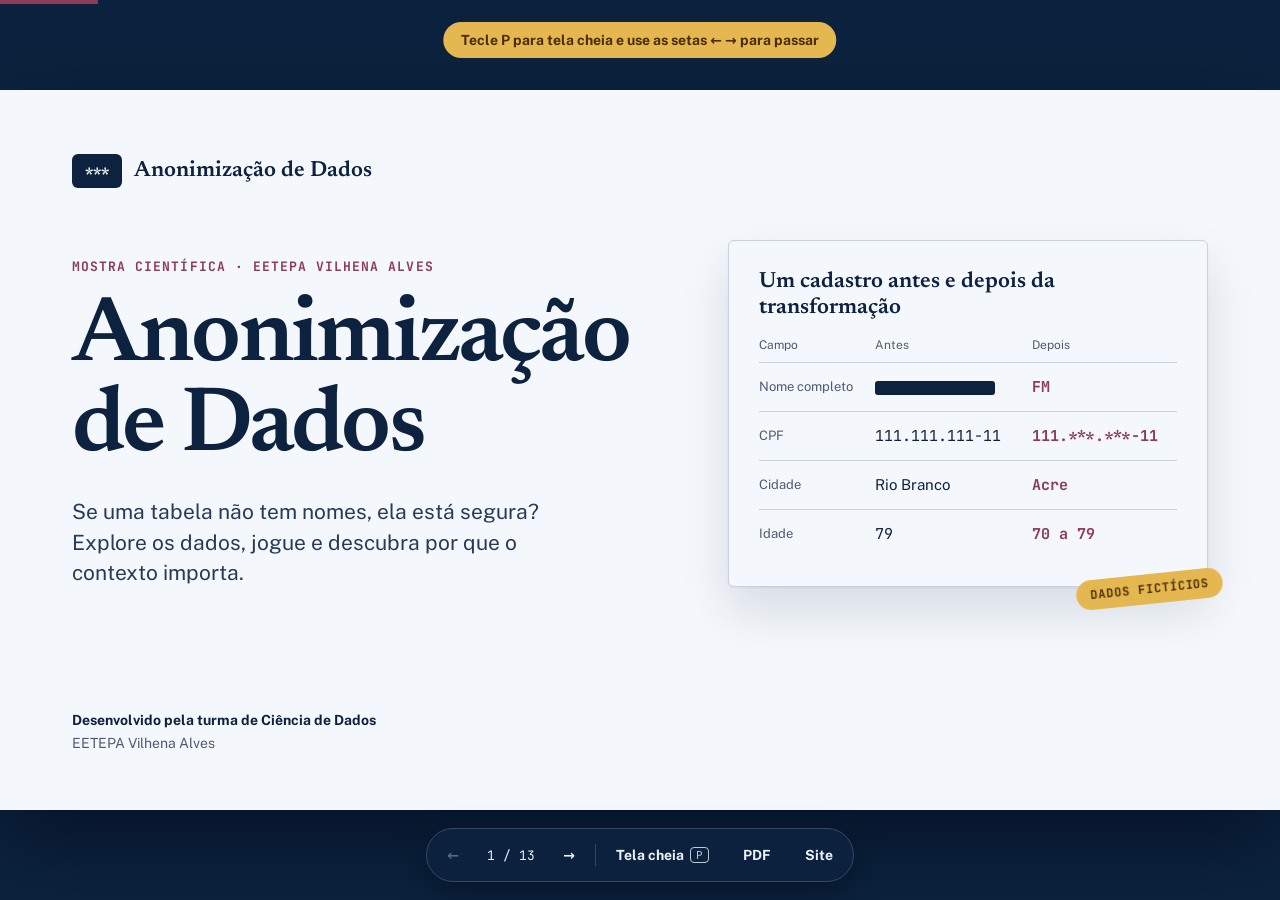
<file: pitch/index.html>
<!DOCTYPE html>
<html lang="pt-BR">
<head>
<meta charset="UTF-8">
<meta name="viewport" content="width=device-width, initial-scale=1">
<title>Anonimização de Dados — Pitch Deck</title>
<style>
@font-face { font-family: "Newsreader"; font-weight: 600; src: url(fonts/newsreader-latin-600-normal.woff2); }
@font-face { font-family: "Newsreader"; font-weight: 700; src: url(fonts/newsreader-latin-700-normal.woff2); }
@font-face { font-family: "Public Sans"; font-weight: 400; src: url(fonts/public-sans-latin-400-normal.woff2); }
@font-face { font-family: "Public Sans"; font-weight: 500; src: url(fonts/public-sans-latin-500-normal.woff2); }
@font-face { font-family: "Public Sans"; font-weight: 700; src: url(fonts/public-sans-latin-700-normal.woff2); }
@font-face { font-family: "Public Sans"; font-weight: 800; src: url(fonts/public-sans-latin-800-normal.woff2); }
@font-face { font-family: "JetBrains Mono"; font-weight: 400; src: url(fonts/jetbrains-mono-latin-400-normal.woff2); }
@font-face { font-family: "JetBrains Mono"; font-weight: 700; src: url(fonts/jetbrains-mono-latin-700-normal.woff2); }

:root {
  /* Mesmos tokens do site (css/tokens.css e css/game.css) */
  --ink: oklch(25% 0.06 256); --ink-2: oklch(35% 0.055 256); --muted: oklch(47% 0.035 256);
  --paper: oklch(97.6% 0.006 250); --paper-2: oklch(94.6% 0.013 250); --paper-3: oklch(91% 0.018 250); --rule: oklch(86% 0.02 250);
  --accent: oklch(47% 0.115 2); --accent-soft: oklch(94% 0.025 2); --accent-mid: oklch(80% 0.08 2);
  --band: oklch(25% 0.06 256); --band-ink: oklch(96% 0.01 250); --band-muted: oklch(80% 0.03 250); --band-rule: oklch(40% 0.05 256); --band-accent: oklch(80% 0.08 2);
  --gold: oklch(80% 0.13 85); --gold-ink: oklch(32% 0.07 70); --good: oklch(50% 0.12 150); --good-soft: oklch(94% 0.04 150); --bad: oklch(52% 0.19 27);
  --serif: "Newsreader", Georgia, serif; --sans: "Public Sans", system-ui, sans-serif; --mono: "JetBrains Mono", ui-monospace, monospace;
}
@page { size: 1280px 720px; margin: 0; }
* { box-sizing: border-box; margin: 0; padding: 0; }
html, body { background: #888; }
body { font-family: var(--sans); color: var(--ink); -webkit-print-color-adjust: exact; print-color-adjust: exact; }
.slide { position: relative; width: 1280px; height: 720px; overflow: hidden; background: var(--paper-2); padding: 56px 64px 0; page-break-after: always; break-after: page; }
.slide:last-child { page-break-after: auto; break-after: auto; }
h1, h2, h3 { font-family: var(--serif); font-weight: 600; letter-spacing: -0.02em; line-height: 1.05; }
h2 { font-size: 40px; margin-top: 6px; }
.eyebrow { font-family: var(--mono); font-size: 13px; font-weight: 700; letter-spacing: .08em; text-transform: uppercase; color: var(--accent); }
.sub { margin-top: 10px; font-size: 16px; color: var(--ink-2); }
.foot { position: absolute; left: 64px; right: 64px; bottom: 26px; display: flex; align-items: center; justify-content: space-between; font-size: 12px; color: var(--muted); }
.foot .brand { display: flex; align-items: center; gap: 8px; font-weight: 700; color: var(--ink); }
.mark { display: inline-grid; place-items: center; width: 32px; height: 22px; border-radius: 6px; background: var(--ink); color: var(--paper); font-family: var(--mono); font-size: 11px; font-weight: 700; letter-spacing: .02em; }
.foot .num { font-family: var(--mono); }
.src { font-size: 11px; color: var(--muted); }
.card { background: var(--paper); border: 1px solid var(--rule); border-radius: 6px; padding: 24px 26px; }
.card h3 { font-family: var(--sans); font-size: 17px; font-weight: 800; letter-spacing: 0; }
.card .cap { font-size: 12px; color: var(--muted); margin-top: 2px; }
.tarja { display: inline-block; height: 14px; border-radius: 3px; background: var(--ink); vertical-align: middle; }

/* 1. Capa: mesma composição do hero do site */
.cover { background: var(--paper); padding: 64px 72px; }
.cover .wm { display: flex; align-items: center; gap: 12px; font-family: var(--serif); font-size: 22px; font-weight: 600; }
.cover .wm .mark { width: 50px; height: 34px; font-size: 14px; }
.cover .eyebrow { margin-top: 70px; }
.cover h1 { margin-top: 18px; font-size: 92px; line-height: .98; letter-spacing: -0.03em; }
.cover .tag { margin-top: 24px; max-width: 520px; font-size: 21px; line-height: 1.45; color: var(--ink-2); }
.cover .meta { position: absolute; left: 72px; bottom: 56px; font-size: 14px; line-height: 1.6; color: var(--muted); }
.cover .meta strong { color: var(--ink); }
.redact { position: absolute; right: 72px; top: 150px; width: 480px; padding: 28px 30px; border-radius: 6px; border: 1px solid var(--rule); background: var(--paper); color: var(--ink); box-shadow: 0 1px 2px oklch(20% 0.03 256 / 0.06), 0 24px 50px oklch(25% 0.06 256 / 0.12); }
.redact .cap2 { font-family: var(--serif); font-size: 22px; font-weight: 600; line-height: 1.2; padding-bottom: 16px; }
.redact .rh { display: grid; grid-template-columns: 104px 1fr 1fr; gap: 12px; font-size: 12px; color: var(--muted); padding-bottom: 10px; }
.redact .row > * { white-space: nowrap; }
.redact .row { display: grid; grid-template-columns: 104px 1fr 1fr; align-items: center; gap: 12px; padding: 14px 0; border-top: 1px solid var(--rule); font-size: 15px; }
.redact .k { color: var(--muted); font-size: 13px; }
.redact .after { font-family: var(--mono); font-weight: 700; color: var(--accent); }
.redact .mono { font-family: var(--mono); }
.redact .stamp { position: absolute; right: -16px; bottom: -18px; transform: rotate(-6deg); padding: 7px 14px; border-radius: 999px; background: var(--gold); color: var(--gold-ink); font-family: var(--mono); font-weight: 700; font-size: 12px; letter-spacing: .08em; }

/* 2. Problema */
.big-stat { margin-top: 18px; font-family: var(--serif); font-size: 76px; line-height: 1.02; letter-spacing: -0.03em; max-width: 1020px; }
.big-stat em { font-style: normal; color: var(--accent); }
.meter { margin-top: 44px; height: 30px; border-radius: 4px; background: var(--paper-3); overflow: hidden; position: relative; }
.meter span { position: absolute; inset: 0 auto 0 0; border-radius: 4px; }
.meter .a { width: 32%; background: var(--accent-mid); }
.meter .b { width: 20%; background: var(--accent); }
.meter-legend { display: flex; justify-content: space-between; margin-top: 12px; font-size: 13px; }
.meter-legend .l { display: flex; gap: 22px; }
.dot { display: inline-block; width: 10px; height: 10px; border-radius: 50%; margin-right: 6px; vertical-align: 0; }

/* 3/4. Números */
.two { display: grid; grid-template-columns: 1fr 1fr; gap: 22px; margin-top: 24px; }
.two .card { height: 470px; position: relative; }
.card .src { position: absolute; left: 26px; right: 26px; bottom: 18px; }
.cols { display: flex; align-items: flex-end; gap: 22px; height: 300px; margin-top: 22px; padding: 0 6px; border-bottom: 2px solid var(--ink); }
.col { flex: 1; display: flex; flex-direction: column; align-items: center; justify-content: flex-end; height: 100%; }
.col b { font-size: 15px; font-weight: 800; margin-bottom: 6px; white-space: nowrap; }
.col i { display: block; width: 100%; border-radius: 3px 3px 0 0; background: var(--accent-mid); }
.col.hot i { background: var(--accent); }
.yrs { display: flex; gap: 22px; padding: 6px 6px 0; }
.yrs span { flex: 1; text-align: center; font-family: var(--mono); font-size: 12px; color: var(--muted); }
.callout { margin-top: 14px; font-size: 14px; font-weight: 800; color: var(--accent); }
.dots { display: grid; grid-template-columns: repeat(10, 18px); gap: 6px; }
.dots i { width: 18px; height: 18px; border-radius: 50%; background: var(--paper-3); }
.dots i.on { background: var(--accent); }
.dotwrap { display: flex; align-items: center; gap: 30px; margin-top: 28px; }
.figure { font-family: var(--serif); font-size: 64px; line-height: 1; color: var(--accent); }
.fig-cap { margin-top: 8px; font-size: 14px; line-height: 1.4; color: var(--ink-2); max-width: 230px; }
.mini { margin-top: 22px; display: grid; gap: 10px; }
.mini p { display: flex; align-items: baseline; gap: 12px; font-size: 14px; color: var(--ink-2); padding-top: 10px; border-top: 1px solid var(--rule); }
.mini strong { font-family: var(--serif); font-size: 26px; color: var(--ink); min-width: 64px; }
.hbars { margin-top: 26px; display: grid; gap: 22px; }
.hbar .t { display: flex; justify-content: space-between; font-size: 14px; font-weight: 700; }
.hbar .t span:last-child { font-family: var(--mono); color: var(--accent); }
.hbar .track { margin-top: 8px; height: 16px; border-radius: 3px; background: var(--paper-3); }
.hbar .track i { display: block; height: 100%; border-radius: 3px; background: var(--accent); }
.hbar .d { margin-top: 6px; font-size: 12px; color: var(--muted); }
.donut { display: flex; align-items: center; gap: 30px; margin-top: 30px; }
.donut svg { width: 220px; height: 220px; flex: none; }
.donut .lbl { font-family: var(--serif); font-size: 56px; color: var(--accent); line-height: 1; }

.reid { margin-top: 22px; }
.reid__num { font-family: var(--serif); font-size: 84px; line-height: .95; letter-spacing: -0.03em; color: var(--accent); }
.reid__cap { margin-top: 10px; max-width: 470px; font-size: 15px; line-height: 1.45; color: var(--ink-2); }
.reid__lbl { margin-top: 22px; font-size: 12px; font-weight: 800; letter-spacing: .06em; text-transform: uppercase; color: var(--muted); }
.reid__tok { display: grid; grid-template-columns: repeat(15, 1fr); gap: 5px; margin-top: 8px; }
.reid__tok i { height: 30px; border-radius: 4px; background: var(--accent); font-style: normal; }
.reid__tok i:nth-child(-n+3) { background: var(--ink); }
.reid__tok4 { display: grid; grid-template-columns: 0.7fr 0.7fr 1.5fr 1.4fr; gap: 6px; margin-top: 14px; }
.reid__tok4 i { display: grid; place-items: center; height: 42px; border-radius: 4px; background: var(--accent); color: var(--paper); font-style: normal; font-size: 13px; font-weight: 800; }
.reid__ex { margin-top: 6px; font-size: 12px; color: var(--muted); }
.reid__odds { display: flex; align-items: center; gap: 14px; margin-top: 22px; padding-top: 14px; border-top: 1px solid var(--rule); }
.reid__odds strong { font-family: var(--serif); font-size: 44px; line-height: 1; color: var(--ink); }
.reid__odds span { font-size: 14px; line-height: 1.4; color: var(--ink-2); }

/* 5. Solução */
.sol { display: grid; grid-template-columns: 470px 1fr; gap: 46px; align-items: center; height: 560px; }
.sol h2 { font-size: 56px; }
.sol .tag2 { margin-top: 16px; font-family: var(--serif); font-size: 26px; line-height: 1.2; color: var(--accent); font-weight: 600; }
.sol p.d { margin-top: 16px; font-size: 16px; line-height: 1.55; color: var(--ink-2); }
.chips { display: flex; flex-wrap: wrap; gap: 8px; margin-top: 24px; }
.chips span { padding: 7px 13px; border-radius: 999px; border: 1px solid var(--ink); background: var(--paper); color: var(--ink); font-size: 13px; font-weight: 800; }
.browser { border-radius: 6px; background: var(--paper); border: 1px solid var(--rule); box-shadow: 0 24px 50px rgba(23,35,63,.18); overflow: hidden; }
.browser .bar { display: flex; align-items: center; gap: 8px; padding: 10px 14px; background: var(--paper-2); border-bottom: 1px solid var(--rule); }
.browser .bar i { width: 10px; height: 10px; border-radius: 50%; background: var(--paper-3); }
.browser .bar span { flex: 1; margin-left: 10px; padding: 5px 12px; border-radius: 999px; background: var(--paper); font-family: var(--mono); font-size: 11px; color: var(--muted); text-align: center; }
.browser img { display: block; width: 100%; }

/* 6. Experiências */
.pillars { display: grid; grid-template-columns: repeat(6, 1fr); gap: 14px; margin-top: 24px; }
.pillar { position: relative; height: 352px; padding: 20px 18px; border-radius: 6px; background: var(--paper); border: 1px solid var(--rule); }
.pillar .ic { display: grid; place-items: center; width: 42px; height: 42px; border-radius: 6px; background: var(--ink); color: var(--paper); font-family: var(--mono); font-weight: 700; font-size: 17px; }
.pillar .n { margin-top: 16px; font-family: var(--mono); font-size: 12px; font-weight: 700; color: var(--accent); }
.pillar h3 { margin-top: 4px; font-family: var(--sans); font-size: 17px; font-weight: 800; letter-spacing: 0; line-height: 1.2; }
.pillar p { margin-top: 10px; font-size: 13px; line-height: 1.45; color: var(--ink-2); }
.pillar .pt { position: absolute; left: 18px; right: 18px; bottom: 18px; padding-top: 10px; border-top: 1px solid var(--rule); font-size: 11px; font-weight: 800; color: var(--accent); }
.band { display: flex; justify-content: space-between; align-items: center; margin-top: 16px; padding: 16px 22px; border-radius: 6px; background: var(--band); color: var(--band-ink); font-size: 15px; font-weight: 800; }
.band span:last-child { font-size: 12px; font-weight: 500; color: var(--band-muted); }

/* 7. Detalhe k */
.kcards { display: grid; grid-template-columns: repeat(5, 1fr); gap: 14px; margin-top: 26px; }
.kc { position: relative; height: 320px; padding: 22px 20px; border-radius: 6px; background: var(--paper); border: 1px solid var(--rule); }
.kc .kv { font-family: var(--serif); font-size: 52px; line-height: 1; color: var(--accent); }
.kc.risk .kv { color: var(--bad); }
.kc.ok .kv { color: var(--good); }
.kc h3 { margin-top: 14px; font-family: var(--sans); font-size: 15px; font-weight: 800; letter-spacing: 0; line-height: 1.25; }
.kc p { margin-top: 8px; font-size: 13px; line-height: 1.45; color: var(--ink-2); }
.kc .util { position: absolute; left: 20px; right: 20px; bottom: 20px; }
.kc .util .t { display: flex; justify-content: space-between; font-size: 11px; font-weight: 800; color: var(--muted); text-transform: uppercase; letter-spacing: .05em; }
.kc .util .tr { margin-top: 6px; height: 8px; border-radius: 4px; background: var(--paper-3); }
.kc .util .tr i { display: block; height: 100%; border-radius: 4px; background: var(--gold); }
.kc.best { border: 2px solid var(--good); background: var(--good-soft); }
.kc .badge { position: absolute; top: 20px; right: 18px; padding: 3px 9px; border-radius: 999px; background: var(--gold); color: var(--gold-ink); font-size: 10px; font-weight: 800; letter-spacing: .05em; text-transform: uppercase; }

/* 8. Telas */
.shots { display: grid; grid-template-columns: repeat(3, 1fr); gap: 16px 18px; margin-top: 22px; }
.shot img { display: block; width: 100%; border-radius: 6px; border: 1px solid var(--rule); box-shadow: 0 8px 18px rgba(23,35,63,.12); }
.shot p { margin-top: 8px; font-size: 13px; font-weight: 800; text-align: center; }

/* 9. Gamificação */
.game { display: grid; grid-template-columns: 520px 1fr; gap: 34px; margin-top: 24px; }
.tiles { display: grid; grid-template-columns: 1fr 1fr; gap: 14px; }
.tile { height: 140px; padding: 18px 20px; border-radius: 6px; background: var(--paper); border: 1px solid var(--rule); }
.tile b { display: block; font-family: var(--serif); font-size: 44px; line-height: 1; color: var(--accent); }
.tile strong { display: block; margin-top: 8px; font-size: 15px; font-weight: 800; }
.tile span { display: block; margin-top: 4px; font-size: 12px; line-height: 1.4; color: var(--ink-2); }
.tile.gold { background: color-mix(in oklab, var(--gold) 14%, var(--paper)); border-color: var(--gold); }
.tile.gold b { color: var(--gold-ink); }
.game .browser { align-self: start; }

/* 10. Tecnologia */
.tech { display: grid; grid-template-columns: 1fr 1fr; gap: 18px; margin-top: 26px; }
.tech .card { height: 196px; }
.tech .card h3 { font-size: 19px; }
.tech .card p { margin-top: 10px; font-size: 15px; line-height: 1.5; color: var(--ink-2); max-width: 500px; }
.tech .ic { float: right; display: grid; place-items: center; width: 44px; height: 44px; border-radius: 6px; background: var(--paper-2); font-family: var(--mono); font-weight: 700; color: var(--accent); font-size: 15px; }

/* 11. Protótipo */
.proto { display: grid; grid-template-columns: 740px 300px; gap: 72px; margin-top: 22px; align-items: start; }
.qr { padding: 22px; border-radius: 6px; background: var(--paper); border: 1px solid var(--rule); text-align: center; }
.qr img { width: 190px; height: 190px; }
.qr strong { display: block; margin-top: 12px; font-size: 16px; font-weight: 800; }
.qr span { display: block; margin-top: 4px; font-size: 11px; color: var(--muted); font-family: var(--mono); word-break: break-all; }
.steps { margin-top: 18px; display: grid; gap: 10px; }
.steps p { display: flex; align-items: center; gap: 12px; font-size: 14px; color: var(--ink-2); }
.steps b { flex: none; display: grid; place-items: center; width: 28px; height: 28px; border-radius: 50%; background: var(--accent); color: var(--paper); font-family: var(--mono); font-size: 12px; }
.steps kbd { padding: 1px 6px; border: 1px solid var(--ink-2); border-radius: 4px; font-family: var(--mono); font-size: 12px; }

/* 12. Roadmap */
.road { margin-top: 34px; display: grid; gap: 20px; }
.road p { display: flex; align-items: center; gap: 20px; font-size: 19px; color: var(--ink); }
.road b { flex: none; display: grid; place-items: center; width: 40px; height: 40px; border-radius: 6px; background: var(--accent); color: var(--paper); font-family: var(--mono); font-size: 14px; }
.road span { color: var(--muted); font-size: 15px; margin-left: 6px; }

/* 13. Fechamento: faixa escura do site */
.close { background: var(--band); color: var(--band-ink); padding: 64px 72px; }
.close .wm { display: flex; align-items: center; gap: 12px; font-family: var(--serif); font-size: 22px; font-weight: 600; }
.close .wm .mark { width: 50px; height: 34px; font-size: 14px; background: var(--paper); color: var(--ink); }
.close .eyebrow { margin-top: 64px; color: var(--band-accent); }
.close h1 { margin-top: 16px; font-size: 80px; line-height: .98; letter-spacing: -0.03em; max-width: 640px; color: var(--band-ink); }
.close .lead { margin-top: 24px; max-width: 560px; font-size: 18px; line-height: 1.5; color: var(--band-muted); }
.close .lead .url { white-space: nowrap; font-family: var(--mono); font-size: 16px; color: var(--band-ink); }
.close .qr { position: absolute; right: 72px; top: 120px; width: 290px; color: var(--ink); }
.close .bottom { position: absolute; left: 72px; right: 72px; bottom: 44px; display: flex; justify-content: space-between; align-items: flex-end; padding-top: 18px; border-top: 1px solid var(--band-rule); font-size: 13px; line-height: 1.6; color: var(--band-muted); }
.close .bottom strong { color: var(--band-ink); font-size: 15px; }
.close .bottom .r { text-align: right; }

/* ---------- Apresentação na web: um slide por vez, escalado para a tela ---------- */
@media screen {
  html, body { height: 100%; overflow: hidden; background: var(--band); }
  .slide { position: fixed; left: 50%; top: 50%; transform: translate(-50%, -50%) scale(var(--s, 1)); opacity: 0; visibility: hidden; transition: opacity 320ms cubic-bezier(0.16, 1, 0.3, 1), visibility 320ms; box-shadow: 0 30px 80px oklch(10% 0.04 256 / 0.5); }
  .slide.is-active { opacity: 1; visibility: visible; }
  .pbar { position: fixed; left: 0; top: 0; height: 4px; width: 0; background: var(--accent); z-index: 10; transition: width 320ms cubic-bezier(0.16, 1, 0.3, 1); }
  .ctrl { position: fixed; left: 50%; bottom: 18px; transform: translateX(-50%); z-index: 10; display: flex; align-items: center; gap: 6px; padding: 6px; border-radius: 999px; background: oklch(25% 0.06 256 / 0.92); border: 1px solid var(--band-rule); color: var(--band-ink); font-family: var(--sans); box-shadow: 0 10px 30px oklch(10% 0.04 256 / 0.4); transition: opacity 400ms, transform 400ms; }
  .ctrl.is-idle { opacity: 0; transform: translate(-50%, 12px); pointer-events: none; }
  .ctrl button, .ctrl a { display: inline-flex; align-items: center; justify-content: center; white-space: nowrap; min-width: 40px; height: 40px; padding: 0 14px; border: 0; border-radius: 999px; background: transparent; color: inherit; font: 700 14px var(--sans); text-decoration: none; cursor: pointer; }
  .ctrl button:hover, .ctrl a:hover { background: var(--band-rule); }
  .ctrl button:disabled { opacity: .35; cursor: default; background: transparent; }
  .ctrl button:focus-visible, .ctrl a:focus-visible { outline: 2px solid var(--band-accent); outline-offset: 2px; }
  .ctrl .count { min-width: 64px; text-align: center; font-family: var(--mono); font-size: 13px; }
  .ctrl kbd { margin-left: 6px; padding: 0 5px; border: 1px solid currentColor; border-radius: 4px; font: 400 11px var(--mono); opacity: .8; }
  .ctrl .sep { width: 1px; height: 22px; background: var(--band-rule); }
  .hint { position: fixed; left: 50%; top: 22px; transform: translateX(-50%); z-index: 10; padding: 10px 18px; border-radius: 999px; background: var(--gold); color: var(--gold-ink); font: 700 14px var(--sans); transition: opacity 600ms; }
  .hint.is-gone { opacity: 0; pointer-events: none; }
}
.rotate { display: none; }
@media screen and (orientation: portrait) and (max-width: 700px) {
  .rotate { display: block; position: fixed; left: 16px; right: 16px; top: 16px; z-index: 11; padding: 12px 16px; border-radius: 6px; background: var(--paper); color: var(--ink); font: 700 14px/1.35 var(--sans); text-align: center; }
  .rotate::before { content: "↻ "; color: var(--accent); }
  .hint { display: none; }
  .ctrl { gap: 2px; padding: 4px; bottom: 14px; }
  .ctrl button, .ctrl a { min-width: 36px; height: 36px; padding: 0 10px; font-size: 13px; }
  .ctrl kbd, .ctrl .sep { display: none; }
}
@media print { .rotate { display: none !important; } }
@media (pointer: coarse) { .hint { display: none; } }
@media print { .pbar, .ctrl, .hint { display: none !important; } }
@media screen and (prefers-reduced-motion: reduce) { .slide, .pbar, .ctrl { transition: none; } }
</style>
</head>
<body>

<!-- 1. CAPA -->
<section class="slide cover">
  <p class="wm"><span class="mark">***</span>Anonimização de Dados</p>
  <p class="eyebrow">Mostra Científica · EETEPA Vilhena Alves</p>
  <h1>Anonimização<br>de Dados</h1>
  <p class="tag">Se uma tabela não tem nomes, ela está segura? Explore os dados, jogue e descubra por que o contexto importa.</p>
  <div class="redact">
    <p class="cap2">Um cadastro antes e depois da transformação</p>
    <div class="rh"><span>Campo</span><span>Antes</span><span>Depois</span></div>
    <div class="row"><span class="k">Nome completo</span><span><i class="tarja" style="width:120px"></i></span><span class="after">FM</span></div>
    <div class="row"><span class="k">CPF</span><span class="mono">111.111.111-11</span><span class="after">111.***.***-11</span></div>
    <div class="row"><span class="k">Cidade</span><span>Rio Branco</span><span class="after">Acre</span></div>
    <div class="row"><span class="k">Idade</span><span class="mono">79</span><span class="after">70 a 79</span></div>
    <div class="stamp">DADOS FICTÍCIOS</div>
  </div>
  <p class="meta"><strong>Desenvolvido pela turma de Ciência de Dados</strong><br>EETEPA Vilhena Alves</p>
</section>

<!-- 2. PROBLEMA -->
<section class="slide">
  <p class="eyebrow">O problema</p>
  <p class="big-stat"><em>45 milhões</em> de brasileiros sofreram tentativas de golpe com os próprios dados pessoais em 2025.</p>
  <div class="meter"><span class="a"></span><span class="b"></span></div>
  <div class="meter-legend">
    <div class="l"><span><i class="dot" style="background:var(--accent-mid)"></i><strong>32%</strong> dos usuários de internet sofreram tentativas</span><span><i class="dot" style="background:var(--accent)"></i><strong>20%</strong> foram vítimas efetivas</span></div>
    <span class="src">Cetic.br/NIC.br, Privacidade e Proteção de Dados Pessoais 2025 · usuários de 16 anos ou mais</span>
  </div>
  <div class="foot"><span class="brand"><span class="mark">***</span>Anonimização de Dados</span><span class="num">2</span></div>
</section>

<!-- 3. NÚMEROS: golpes -->
<section class="slide">
  <p class="eyebrow">Os números</p>
  <h2>Golpe virou o principal crime patrimonial do país</h2>
  <div class="two">
    <div class="card">
      <h3>Estelionatos registrados no Brasil</h3>
      <p class="cap">Boletins de ocorrência por ano</p>
      <div class="cols">
        <div class="col"><b>426.799</b><i style="height:19%"></i></div>
        <div class="col"><b>927.898</b><i style="height:41%"></i></div>
        <div class="col"><b>2.166.552</b><i style="height:96%"></i></div>
        <div class="col hot"><b>2.261.055</b><i style="height:100%"></i></div>
      </div>
      <div class="yrs"><span>2018</span><span>2020</span><span>2024</span><span>2025</span></div>
      <p class="callout">258 golpes por hora em 2025 · alta de 429,8% desde 2018</p>
      <p class="src">FBSP, Anuário Brasileiro de Segurança Pública (2025 e 2026)</p>
    </div>
    <div class="card">
      <h3>Como o golpe chega</h3>
      <p class="cap">Entre quem sofreu tentativa ou golpe com dados pessoais</p>
      <div class="dotwrap">
        <div class="dots">
          <i class="on"></i><i class="on"></i><i class="on"></i><i class="on"></i><i class="on"></i><i class="on"></i><i class="on"></i><i class="on"></i><i class="on"></i><i class="on"></i>
          <i class="on"></i><i class="on"></i><i class="on"></i><i class="on"></i><i class="on"></i><i class="on"></i><i class="on"></i><i class="on"></i><i class="on"></i><i class="on"></i>
          <i class="on"></i><i class="on"></i><i class="on"></i><i class="on"></i><i class="on"></i><i class="on"></i><i class="on"></i><i class="on"></i><i class="on"></i><i class="on"></i>
          <i class="on"></i><i class="on"></i><i class="on"></i><i class="on"></i><i class="on"></i><i class="on"></i><i class="on"></i><i class="on"></i><i class="on"></i><i class="on"></i>
          <i class="on"></i><i class="on"></i><i class="on"></i><i class="on"></i><i class="on"></i><i class="on"></i><i class="on"></i><i class="on"></i><i class="on"></i><i class="on"></i>
          <i class="on"></i><i class="on"></i><i class="on"></i><i class="on"></i><i class="on"></i><i class="on"></i><i class="on"></i><i class="on"></i><i class="on"></i><i class="on"></i>
          <i class="on"></i><i class="on"></i><i class="on"></i><i class="on"></i><i class="on"></i><i class="on"></i><i class="on"></i><i class="on"></i><i class="on"></i><i class="on"></i>
          <i class="on"></i><i class="on"></i><i class="on"></i><i class="on"></i><i class="on"></i><i class="on"></i><i class="on"></i><i class="on"></i><i class="on"></i><i class="on"></i>
          <i class="on"></i><i class="on"></i><i class="on"></i><i class="on"></i><i></i><i></i><i></i><i></i><i></i><i></i>
          <i></i><i></i><i></i><i></i><i></i><i></i><i></i><i></i><i></i><i></i>
        </div>
        <div><p class="figure">84%</p><p class="fig-cap">foram abordados por aplicativos de mensagem, como WhatsApp e Telegram</p></div>
      </div>
      <div class="mini">
        <p><strong>39%</strong>relataram tentativas de golpe contra parentes</p>
      </div>
      <p class="src">Cetic.br/NIC.br, Privacidade e Proteção de Dados Pessoais 2025</p>
    </div>
  </div>
  <div class="foot"><span class="brand"><span class="mark">***</span>Anonimização de Dados</span><span class="num">3</span></div>
</section>

<!-- 4. NÚMEROS: reidentificação (fontes brasileiras) -->
<section class="slide">
  <p class="eyebrow">Os números</p>
  <h2>Sem nome não quer dizer anônimo</h2>
  <div class="two">
    <div class="card">
      <h3>Alunos da educação básica</h3>
      <p class="cap">Chance de acertar quem é um aluno nos microdados do Censo Escolar 2019</p>
      <div class="hbars">
        <div class="hbar"><p class="t"><span>Mês e ano de nascimento + escola</span><span>29,64%</span></p><div class="track"><i style="width:29.64%"></i></div></div>
        <div class="hbar"><p class="t"><span>+ município de nascimento</span><span>49,86%</span></p><div class="track"><i style="width:49.86%"></i></div></div>
        <div class="hbar"><p class="t"><span>Os 10 quase-identificadores da base</span><span>75,51%</span></p><div class="track"><i style="width:75.51%"></i></div><p class="d">Nenhum desses dados é nome ou CPF.</p></div>
      </div>
      <div class="reid__odds" style="margin-top:30px"><strong style="white-space:nowrap;font-size:38px">Quase 1 em 2</strong><span>tentativas acertaria o aluno<br>com só quatro dados.</span></div>
      <p class="src">Inep e UFMG (TED 8750), citados no Parecer nº 18/2022 da Procuradoria Federal junto ao Inep</p>
    </div>
    <div class="card">
      <h3>Estudantes do ensino superior</h3>
      <p class="cap">Reidentificação nos microdados do Censo da Educação Superior 2018</p>
      <div class="reid">
        <p class="reid__num">até 80%</p>
        <p class="reid__cap">dos estudantes, cerca de <strong>8,6 milhões de pessoas</strong>, poderiam ser reidentificados com apenas quatro dados:</p>
        <div class="reid__tok4"><i>dia</i><i>mês</i><i>ano de nascimento</i><i>código do curso</i></div>
        <div class="reid__odds"><strong>2022</strong><span>Após o estudo, o Inep reformulou os microdados<br>do Censo Escolar e do Enem para cumprir a LGPD.</span></div>
      </div>
      <p class="src">Inep e UFMG (TED 8750), Parecer nº 18/2022 PF-Inep · Inep, Nota de esclarecimento (22/02/2022)</p>
    </div>
  </div>
  <div class="foot"><span class="brand"><span class="mark">***</span>Anonimização de Dados</span><span class="num">4</span></div>
</section>

<!-- 5. SOLUÇÃO -->
<section class="slide">
  <p class="eyebrow">A solução</p>
  <div class="sol">
    <div>
      <h2>Anonimização de Dados</h2>
      <p class="tag2">Um laboratório no navegador para mexer nos dados antes de publicar.</p>
      <p class="d">O público testa decisões de publicação, tenta reidentificar pessoas numa tabela sem nomes e aprende técnicas de proteção, com a LGPD e o ECA Digital como pano de fundo.</p>
      <div class="chips"><span>✓ Sem cadastro</span><span>✓ Dados 100% fictícios</span><span>✓ Roda no navegador</span><span>✓ Gratuito</span></div>
    </div>
    <div class="browser"><div class="bar"><i></i><i></i><i></i><span>albertomateus9.github.io/anonimizacao-de-dados</span></div><img src="img/s1-hero.jpg" alt=""></div>
  </div>
  <div class="foot"><span class="brand"><span class="mark">***</span>Anonimização de Dados</span><span class="num">5</span></div>
</section>

<!-- 6. EXPERIÊNCIAS -->
<section class="slide">
  <p class="eyebrow">O que você encontra</p>
  <h2>Seis experiências, um único site</h2>
  <div class="pillars">
    <div class="pillar"><span class="ic">k</span><p class="n">01</p><h3>Laboratório de grupos</h3><p>Escolha como publicar local e idade e veja o menor grupo mudar na hora.</p><p class="pt">k-anonimato</p></div>
    <div class="pillar"><span class="ic">?</span><p class="n">02</p><h3>Detetive</h3><p>Use a pista de um jornal para achar uma pessoa numa tabela sem nomes.</p><p class="pt">Ataque de ligação</p></div>
    <div class="pillar"><span class="ic">▮</span><p class="n">03</p><h3>Caça aos identificadores</h3><p>Separe o que identifica alguém diretamente do que pode ficar no banco.</p><p class="pt">Conceito e LGPD</p></div>
    <div class="pillar"><span class="ic">≤3</span><p class="n">04</p><h3>Painel do ECA Digital</h3><p>Publique dados sintéticos de adolescentes sem expor grupos pequenos.</p><p class="pt">Supressão</p></div>
    <div class="pillar"><span class="ic">⛓</span><p class="n">05</p><h3>Vazou, virou golpe</h3><p>Ligue cada dado vazado ao golpe que ele facilita.</p><p class="pt">Prevenção</p></div>
    <div class="pillar"><span class="ic">⚡</span><p class="n">06</p><h3>Desafio relâmpago</h3><p>Oito perguntas com tempo, bônus por sequência e placar da mostra.</p><p class="pt">Quiz final</p></div>
  </div>
  <div class="band"><span>Cada experiência rende XP e conquistas, sem usar dados de ninguém.</span><span>A seguir: o laboratório de grupos em detalhe →</span></div>
  <div class="foot"><span class="brand"><span class="mark">***</span>Anonimização de Dados</span><span class="num">6</span></div>
</section>

<!-- 7. DETALHE: k-anonimato -->
<section class="slide">
  <p class="eyebrow">Experiência 01 · Laboratório de grupos</p>
  <h2>Quanto detalhe dá para publicar sem deixar ninguém sozinho?</h2>
  <p class="sub">Seis registros fictícios. k é o tamanho do menor grupo: com k = 1, alguém fica sozinho e pode ser encontrado.</p>
  <div class="kcards">
    <div class="kc risk"><p class="kv">k = 1</p><h3>Cidade + idade exata</h3><p>Os 6 registros ficam sozinhos em seus grupos.</p><div class="util"><p class="t"><span>Detalhe</span><span>100%</span></p><div class="tr"><i style="width:100%"></i></div></div></div>
    <div class="kc risk"><p class="kv">k = 1</p><h3>Estado + faixa de 10 anos</h3><p>Generalizar ainda deixa os 6 sozinhos nesta amostra.</p><div class="util"><p class="t"><span>Detalhe</span><span>57%</span></p><div class="tr"><i style="width:57%"></i></div></div></div>
    <div class="kc ok"><p class="kv">k = 2</p><h3>Região, sem idade</h3><p>Ninguém sozinho, mas sobra pouca informação.</p><div class="util"><p class="t"><span>Detalhe</span><span>14%</span></p><div class="tr"><i style="width:14%"></i></div></div></div>
    <div class="kc ok best"><span class="badge">Missão</span><p class="kv">k = 2</p><h3>Estado, sem idade</h3><p>O máximo de detalhe possível sem deixar ninguém sozinho.</p><div class="util"><p class="t"><span>Detalhe</span><span>29%</span></p><div class="tr"><i style="width:29%"></i></div></div></div>
    <div class="kc"><p class="kv">k = 6</p><h3>Sem local e sem idade</h3><p>Todos no mesmo grupo: seguro, mas inútil para estudar.</p><div class="util"><p class="t"><span>Detalhe</span><span>0%</span></p><div class="tr"><i style="width:0%"></i></div></div></div>
  </div>
  <div class="band"><span>Em amostras pequenas, proteger custa caro: é preciso avaliar o risco antes de publicar.</span><span>Percentuais calculados pelo próprio site</span></div>
  <div class="foot"><span class="brand"><span class="mark">***</span>Anonimização de Dados</span><span class="num">7</span></div>
</section>

<!-- 8. TELAS -->
<section class="slide">
  <p class="eyebrow">Telas do site</p>
  <h2>Um passeio pela apresentação</h2>
  <div class="shots">
    <div class="shot"><img src="img/s1-hero.jpg" alt=""><p>Abertura</p></div>
    <div class="shot"><img src="img/s2-lab.jpg" alt=""><p>Laboratório de grupos</p></div>
    <div class="shot"><img src="img/s3-det.jpg" alt=""><p>Detetive</p></div>
    <div class="shot"><img src="img/s4-hunt.jpg" alt=""><p>Caça aos identificadores</p></div>
    <div class="shot"><img src="img/s5-eca.jpg" alt=""><p>Painel do ECA Digital</p></div>
    <div class="shot"><img src="img/s8-quiz.jpg" alt=""><p>Desafio relâmpago</p></div>
  </div>
  <div class="foot"><span class="brand"><span class="mark">***</span>Anonimização de Dados</span><span class="num">8</span></div>
</section>

<!-- 9. GAMIFICAÇÃO -->
<section class="slide">
  <p class="eyebrow">Gamificação</p>
  <h2>Aprender jogando, do primeiro clique ao placar</h2>
  <div class="game">
    <div class="tiles">
      <div class="tile gold"><b>14</b><strong>conquistas</strong><span>Uma para cada descoberta, do detetive à máscara perfeita.</span></div>
      <div class="tile"><b>4</b><strong>níveis</strong><span>De Aprendiz de dados a Especialista em privacidade.</span></div>
      <div class="tile"><b>8 × 20 s</b><strong>desafio relâmpago</strong><span>Responder rápido dá bônus de pontos.</span></div>
      <div class="tile"><b>×2</b><strong>bônus por sequência</strong><span>Três acertos seguidos dobram os pontos.</span></div>
      <div class="tile"><b>1º</b><strong>placar da mostra</strong><span>Por apelido, salvo só no computador do estande.</span></div>
      <div class="tile"><b>P</b><strong>modo apresentação</strong><span>Tela cheia em 1920x1080, com setas para trocar de slide.</span></div>
    </div>
    <div class="browser"><div class="bar"><i></i><i></i><i></i><span>Painel de conquistas</span></div><img src="img/s9-conq.jpg" alt=""></div>
  </div>
  <div class="foot"><span class="brand"><span class="mark">***</span>Anonimização de Dados</span><span class="num">9</span></div>
</section>

<!-- 10. TECNOLOGIA -->
<section class="slide">
  <p class="eyebrow">Como funciona por trás</p>
  <h2>Tecnologia simples, aberta e que não coleta dados</h2>
  <div class="tech">
    <div class="card"><span class="ic">&lt;/&gt;</span><h3>HTML, CSS e JavaScript puros</h3><p>Sem instalação nem build: o mesmo arquivo abre no computador do estande e é publicado no GitHub Pages.</p></div>
    <div class="card"><span class="ic">◎</span><h3>Tudo acontece no navegador</h3><p>Cálculos, XP, conquistas e placar ficam no próprio aparelho. Nada é enviado para servidores.</p></div>
    <div class="card"><span class="ic">***</span><h3>Dados fictícios e sintéticos</h3><p>Nenhum registro de estudante real. O limiar de 3 registros no painel do ECA Digital é didático, não uma exigência legal.</p></div>
    <div class="card"><span class="ic">A+</span><h3>Acessível e responsivo</h3><p>Alto contraste, ajuste de texto, navegação por teclado e telas de 320 a 2560 px. Sem JavaScript, o conteúdo continua legível.</p></div>
  </div>
  <div class="foot"><span class="brand"><span class="mark">***</span>Anonimização de Dados</span><span class="num">10</span></div>
</section>

<!-- 11. PROTÓTIPO NO AR -->
<section class="slide">
  <p class="eyebrow">Protótipo funcional</p>
  <h2>Do código ao navegador: já está no ar</h2>
  <p class="sub">Cada atualização enviada ao GitHub publica a nova versão no GitHub Pages.</p>
  <div class="proto">
    <div class="browser"><div class="bar"><i></i><i></i><i></i><span>albertomateus9.github.io/anonimizacao-de-dados</span></div><img src="img/s2-lab.jpg" alt=""></div>
    <div>
      <div class="qr"><img src="img/qr.svg" alt=""><strong>Acesse o site</strong><span>Aponte a câmera do celular</span></div>
      <div class="steps">
        <p><b>1</b>Abra o site no computador do estande.</p>
        <p><b>2</b>Tecle <kbd>P</kbd> para a tela cheia.</p>
        <p><b>3</b>Use <kbd>←</kbd> <kbd>→</kbd> para trocar de slide.</p>
        <p><b>4</b>No fim, toque em “Novo visitante”.</p>
      </div>
    </div>
  </div>
  <div class="foot"><span class="brand"><span class="mark">***</span>Anonimização de Dados</span><span class="num">11</span></div>
</section>

<!-- 12. ROADMAP -->
<section class="slide">
  <p class="eyebrow">Próximos passos</p>
  <h2>Roadmap</h2>
  <div class="road">
    <p><b>01</b>Modo competição por equipes no telão da sala.</p>
    <p><b>02</b>Novas técnicas no laboratório, como privacidade diferencial.</p>
    <p><b>03</b>Roteiro de aula para professores aplicarem os experimentos com suas turmas.</p>
    <p><b>04</b>Banco de perguntas maior, com níveis de dificuldade no desafio.</p>
    <p><b>05</b>Mais acessibilidade: audiodescrição dos gráficos e versão em Libras.</p>
  </div>
  <div class="foot"><span class="brand"><span class="mark">***</span>Anonimização de Dados</span><span class="num">12</span></div>
</section>

<!-- 13. FECHAMENTO -->
<section class="slide close">
  <p class="wm"><span class="mark">***</span>Anonimização de Dados</p>
  <p class="eyebrow">Ciência de Dados para perguntar antes de publicar</p>
  <h1>Antes de publicar, pergunte.</h1>
  <p class="lead">Explore os dados no navegador ou aponte a câmera para o QR code:<br><span class="url">albertomateus9.github.io/anonimizacao-de-dados</span></p>
  <div class="qr"><img src="img/qr.svg" alt="QR code do site"><strong>Acesse o site</strong><span>Funciona no celular e no computador</span></div>
  <div class="bottom">
    <div><strong>EETEPA Vilhena Alves</strong><br>Desenvolvido pela turma de Ciência de Dados · Mostra Científica</div>
    <div class="r">github.com/albertomateus9/anonimizacao-de-dados<br>Todos os dados demonstrados são fictícios</div>
  </div>
</section>


<div class="pbar" id="pbar" aria-hidden="true"></div>
<p class="rotate">Gire o celular para ver os slides maiores. Deslize para os lados para passar.</p>
<p class="hint" id="hint">Tecle <strong>P</strong> para tela cheia e use as setas ← → para passar</p>
<nav class="ctrl" id="ctrl" aria-label="Controles da apresentação">
  <button type="button" id="prev" aria-label="Slide anterior">←</button>
  <span class="count" id="count" aria-live="polite">1 / 13</span>
  <button type="button" id="next" aria-label="Próximo slide">→</button>
  <span class="sep" aria-hidden="true"></span>
  <button type="button" id="full" aria-pressed="false">Tela cheia<kbd>P</kbd></button>
  <a href="AnonimizacaoDeDados_PitchDeck.pdf" download>PDF</a>
  <a href="../">Site</a>
</nav>
<script>
(() => {
  'use strict';
  const slides = [...document.querySelectorAll('.slide')];
  const root = document.documentElement;
  const count = document.getElementById('count');
  const prev = document.getElementById('prev');
  const next = document.getElementById('next');
  const full = document.getElementById('full');
  const ctrl = document.getElementById('ctrl');
  const hint = document.getElementById('hint');
  let current = 0;

  function fit() {
    const scale = Math.min(innerWidth / 1280, innerHeight / 720);
    root.style.setProperty('--s', String(scale));
  }
  function show(index, push = true) {
    current = Math.max(0, Math.min(slides.length - 1, index));
    slides.forEach((slide, i) => {
      const active = i === current;
      slide.classList.toggle('is-active', active);
      slide.setAttribute('aria-hidden', String(!active));
    });
    count.textContent = `${current + 1} / ${slides.length}`;
    prev.disabled = current === 0;
    next.disabled = current === slides.length - 1;
    document.getElementById('pbar').style.width = `${(current + 1) / slides.length * 100}%`;
    if (push) history.replaceState(null, '', `#${current + 1}`);
  }
  async function toggleFull() {
    try {
      if (document.fullscreenElement) await document.exitFullscreen();
      else await root.requestFullscreen({ navigationUI: 'hide' });
    } catch { /* navegador sem tela cheia */ }
  }
  document.addEventListener('fullscreenchange', () => {
    full.setAttribute('aria-pressed', String(Boolean(document.fullscreenElement)));
    fit();
  });

  // Esconde os controles depois de alguns segundos parado.
  let idle;
  function wake() {
    ctrl.classList.remove('is-idle');
    clearTimeout(idle);
    idle = setTimeout(() => ctrl.classList.add('is-idle'), 2500);
  }
  ['mousemove', 'pointerdown', 'keydown', 'touchstart'].forEach((type) => addEventListener(type, wake, { passive: true }));
  setTimeout(() => hint.classList.add('is-gone'), 5000);

  prev.addEventListener('click', () => show(current - 1));
  next.addEventListener('click', () => show(current + 1));
  full.addEventListener('click', toggleFull);
  document.addEventListener('keydown', (event) => {
    if (event.altKey || event.ctrlKey || event.metaKey) return;
    const key = event.key;
    if (['ArrowRight', 'ArrowDown', 'PageDown', ' ', 'Enter'].includes(key)) { event.preventDefault(); show(current + 1); }
    else if (['ArrowLeft', 'ArrowUp', 'PageUp', 'Backspace'].includes(key)) { event.preventDefault(); show(current - 1); }
    else if (key === 'Home') { event.preventDefault(); show(0); }
    else if (key === 'End') { event.preventDefault(); show(slides.length - 1); }
    else if (key === 'p' || key === 'P' || key === 'f' || key === 'F') { event.preventDefault(); toggleFull(); }
    else return;
    hint.classList.add('is-gone');
  });
  // Deslizar no celular.
  let startX = null;
  addEventListener('touchstart', (e) => { startX = e.touches[0].clientX; }, { passive: true });
  addEventListener('touchend', (e) => {
    if (startX === null) return;
    const dx = e.changedTouches[0].clientX - startX;
    if (Math.abs(dx) > 50) show(current + (dx < 0 ? 1 : -1));
    startX = null;
  }, { passive: true });

  addEventListener('resize', fit);
  addEventListener('hashchange', () => show(Number(location.hash.slice(1)) - 1 || 0, false));
  fit();
  show((Number(location.hash.slice(1)) || 1) - 1, false);
  wake();
})();
</script>
</body>
</html>
</file>
<file: css/style.css>
/* Tabelas e experimentos contam a história com dados fictícios e sintéticos. */
@import url("./tokens.css");
@import url("./base.css");

/* ---------- Base da página ---------- */
html { scroll-behavior: smooth; scroll-padding-top: calc(var(--nav-h) + var(--space-md)); }
body { line-height: 1.6; }
h1, h2, h3 { color: var(--color-ink); font-weight: 600; letter-spacing: var(--tracking-display); }
h2 { font-size: var(--text-section); line-height: 1.08; max-width: 18ch; }
h3 { font-size: var(--text-title); line-height: 1.2; letter-spacing: -0.01em; }
.lead { font-size: var(--text-lead); line-height: 1.5; color: var(--color-ink-2); max-width: 46ch; }
code, kbd, .data { font-family: var(--font-outlier); font-size: 0.92em; font-variant-numeric: tabular-nums; }
kbd { padding: 0 var(--space-2xs); border: 1px solid currentColor; border-radius: var(--space-2xs); }
.num { font-variant-numeric: tabular-nums; }
.is-anon { color: var(--color-accent); }

.skip { position: absolute; left: var(--space-md); top: calc(-1 * var(--space-3xl)); z-index: var(--z-toast); padding: var(--space-xs) var(--space-md); background: var(--color-ink); color: var(--color-paper); }
.skip:focus-visible { top: var(--space-md); }

/* ---------- Barra de acessibilidade ---------- */
.a11y { background: var(--color-band); color: var(--color-band-ink); font-size: var(--text-sm); }
.a11y__row { display: flex; align-items: center; justify-content: space-between; gap: var(--space-md); min-height: 44px; }
.a11y__hint { color: var(--color-band-muted); }
.a11y__controls { display: flex; gap: var(--space-xs); }
.a11y button { min-height: 32px; padding: 0 var(--space-sm); border: 1px solid var(--color-band-rule); border-radius: var(--radius-input); background: transparent; color: var(--color-band-ink); font-size: var(--text-sm); cursor: pointer; transition: background-color var(--dur-micro) var(--ease-out); }
.a11y button:hover { background: var(--color-band-rule); }
.a11y button:active { transform: translateY(1px); }
.a11y button:focus-visible { outline: 2px solid var(--color-band-accent); outline-offset: 2px; }
.a11y button[aria-pressed="true"] { background: var(--color-band-ink); color: var(--color-band); }

/* ---------- Navegação ---------- */
.site-header { position: sticky; top: 0; z-index: var(--z-sticky-nav); background: var(--color-paper); border-bottom: 1px solid var(--color-rule); }
.read-progress { position: absolute; left: 0; bottom: 0; width: 0; height: 3px; background: var(--color-accent); pointer-events: none; }
.nav { display: flex; align-items: center; justify-content: space-between; gap: var(--space-lg); min-height: var(--nav-h); }
.wordmark { display: inline-flex; align-items: center; gap: var(--space-sm); font-family: var(--font-display); font-size: var(--text-lg); font-weight: 600; letter-spacing: -0.015em; text-decoration: none; white-space: nowrap; }
.wordmark__mark { display: inline-grid; place-items: center; min-width: 44px; height: 32px; padding: 0 var(--space-xs); border-radius: var(--radius-input); background: var(--color-tarja); color: var(--color-paper); font-family: var(--font-outlier); font-size: var(--text-sm); }
.nav__links { display: flex; gap: var(--space-lg); }
.nav__links a { position: relative; padding: var(--space-xs) 0; color: var(--color-muted); font-size: var(--text-md); text-decoration: none; white-space: nowrap; transition: color var(--dur-micro) var(--ease-out); }
.nav__links a:hover, .nav__links a[aria-current] { color: var(--color-accent); }
.nav__links a[aria-current] { text-decoration: underline; text-decoration-thickness: 2px; text-underline-offset: 0.35em; }
.nav__menu { display: none; min-height: 44px; padding: 0 var(--space-md); border: 1px solid var(--color-rule); border-radius: var(--radius-input); background: transparent; color: var(--color-ink); cursor: pointer; }
.nav__menu:hover { background: var(--color-paper-2); }
.nav__menu:active { transform: translateY(1px); }

/* ---------- Botões ---------- */
.actions { display: flex; flex-wrap: wrap; align-items: center; gap: var(--space-lg) var(--space-xl); }
.btn { display: inline-flex; align-items: center; justify-content: center; min-height: 52px; padding: 0 var(--space-lg); border: 1px solid var(--color-accent); border-radius: var(--radius-input); background: var(--color-accent); color: var(--color-accent-ink); font-weight: 700; text-decoration: none; white-space: nowrap; cursor: pointer; transition: background-color var(--dur-short) var(--ease-out), transform var(--dur-micro) var(--ease-out); }
.btn:hover { background: var(--color-ink); border-color: var(--color-ink); }
.btn:active { transform: translateY(1px); }
.btn:disabled { opacity: 0.55; cursor: not-allowed; transform: none; }
.btn--quiet { min-height: 48px; background: transparent; color: var(--color-ink); border-color: var(--color-ink); }
.btn--quiet:hover { background: var(--color-ink); color: var(--color-paper); }
.text-link { color: var(--color-ink); font-weight: 700; text-decoration-thickness: 2px; text-underline-offset: 0.25em; white-space: nowrap; }
.text-link:hover { color: var(--color-accent); }

/* ---------- 1. Hero ---------- */
.hero { padding-block: clamp(64px, 8vw, 128px); }
.hero__grid { display: grid; grid-template-columns: minmax(0, 1fr); gap: clamp(48px, 6vw, 96px); }
.hero__copy { max-width: 850px; }
.hero h1 { font-size: var(--text-display); line-height: 1.0; max-width: 18ch; }
.hero .lead { margin-top: var(--space-lg); }
.hero .actions { margin-top: var(--space-xl); }
.byline { margin-top: var(--space-2xl); max-width: 44ch; color: var(--color-muted); font-size: var(--text-sm); }

.ficha { width: 100%; min-width: 0; margin: 0; padding: var(--space-xl); border: 1px solid var(--color-rule); border-radius: var(--radius-card); background: var(--color-paper); box-shadow: var(--shadow-card); overflow-x: auto; }
.ficha__table { width: 100%; border-collapse: collapse; }
.ficha__table caption { padding-bottom: var(--space-lg); color: var(--color-ink); font-family: var(--font-display); font-size: var(--text-title); font-weight: 600; text-align: left; }
.ficha__table th, .ficha__table td { padding: var(--space-md) var(--space-sm) var(--space-md) 0; border-top: 1px solid var(--color-rule); text-align: left; vertical-align: middle; }
.ficha__table thead th { padding-top: 0; border-top: 0; color: var(--color-muted); font-size: var(--text-sm); font-weight: 400; }
.ficha__table tbody th { color: var(--color-muted); font-size: var(--text-sm); font-weight: 400; }
.ficha__table td { font-size: var(--text-lg); }
.ficha__table td.is-anon { font-weight: 700; }
.ficha__note { margin-top: var(--space-md); color: var(--color-muted); font-size: var(--text-sm); }

/* A tarja: uma barra escura no lugar do dado pessoal */
.tarja { display: inline-block; width: 7.5em; height: 1.1em; border-radius: var(--space-3xs); background: var(--color-tarja); vertical-align: middle; }

/* ---------- Seções ---------- */
.section { padding-block: var(--section-gap); }

/* Experimento: a quantidade de grupos únicos torna visível o risco na amostra. */
.experimento { background: var(--color-paper-2); }
.story-heading { max-width: 900px; }
.eyebrow { margin-bottom: var(--space-lg); color: var(--color-accent); font-family: var(--font-outlier); font-size: var(--text-sm); font-weight: 700; letter-spacing: .08em; text-transform: uppercase; }
.story-heading .lead { max-width: 65ch; margin-top: var(--space-lg); }
.risk-demo { width: 100%; margin-top: var(--space-2xl); padding: clamp(24px, 4vw, 64px); border: 1px solid var(--color-rule); border-radius: var(--radius-card); background: var(--color-paper); }
.risk-demo__metrics { display: grid; gap: var(--space-lg); }
.risk-demo__metrics p { display: flex; align-items: baseline; gap: var(--space-lg); padding-bottom: var(--space-lg); border-bottom: 1px solid var(--color-rule); }
.risk-demo__metrics strong { color: var(--color-accent); font-family: var(--font-display); font-size: clamp(3.5rem, 7vw, 6rem); font-weight: 600; line-height: 1; }
.risk-demo__metrics span { max-width: 28ch; font-size: var(--text-lg); font-weight: 700; }
.risk-control { display: none; flex-wrap: wrap; align-items: center; gap: var(--space-sm) var(--space-lg); margin-top: var(--space-xl); }
.risk-demo.is-enhanced .risk-control { display: flex; }
.risk-control label { font-weight: 700; }
.risk-control select { min-height: 48px; max-width: 100%; padding: 0 var(--space-md); border: 1px solid var(--color-ink); border-radius: var(--radius-input); background: var(--color-paper); color: var(--color-ink); cursor: pointer; }
.risk-demo__chart { margin-top: var(--space-xl); }
.chart-title { font-weight: 700; }
.risk-bars { display: grid; gap: var(--space-md); margin: var(--space-lg) 0 0; padding: 0; list-style: none; }
.risk-bars li { display: grid; grid-template-columns: minmax(0, 20rem) minmax(6rem, 1fr) 2rem; align-items: center; gap: var(--space-md); }
.risk-bars li > span:first-child { font-size: var(--text-sm); }
.risk-bars strong { font-family: var(--font-outlier); font-size: var(--text-sm); text-align: right; }
.risk-bar { display: block; width: 100%; height: 14px; background: var(--color-paper-3); }
.risk-bar::before { content: ''; display: block; width: var(--bar-width); height: 100%; background: var(--color-accent); transition: width var(--dur-long) var(--ease-out); }
.risk-demo__explain { max-width: 75ch; margin-top: var(--space-xl); padding-top: var(--space-lg); border-top: 1px solid var(--color-rule); color: var(--color-ink-2); }
.story-next { max-width: 75ch; margin-top: var(--space-xl); font-size: var(--text-lg); }
.story-next a { color: var(--color-accent); font-weight: 700; }

/* 2. O que é */
.conceito { background: var(--color-paper); }
.conceito__grid { display: grid; grid-template-columns: minmax(0, 1fr); gap: var(--space-2xl); align-items: start; }
.conceito__text .lead { margin-top: var(--space-lg); }
.conceito__text p:not(.lead) { margin-top: var(--space-lg); color: var(--color-ink-2); }
.conceito__lists { display: grid; grid-template-columns: minmax(0, 1fr); gap: var(--space-xl); }
.conceito__col h3 { padding-bottom: var(--space-md); border-bottom: 2px solid var(--color-ink); }
.saem, .ficam { margin: 0; padding: 0; list-style: none; }
.saem li { display: flex; flex-direction: column; gap: var(--space-xs); padding-block: var(--space-md); border-bottom: 1px solid var(--color-rule); }
.saem li span:first-child { color: var(--color-muted); font-size: var(--text-sm); }
.saem .tarja { width: 100%; height: 1.4em; }
.fica__intro { padding-top: var(--space-md); color: var(--color-muted); font-size: var(--text-sm); }
.ficam li { padding-block: var(--space-md); border-bottom: 1px solid var(--color-rule); font-family: var(--font-display); font-size: var(--text-title); font-weight: 600; }

/* 3. LGPD, a faixa escura */
.band { padding-block: var(--section-gap-s); background: var(--color-band); color: var(--color-band-ink); }
.band h2, .band h3 { color: var(--color-band-ink); }
.band h2 { font-size: var(--text-lead); font-family: var(--font-body); font-weight: 700; letter-spacing: 0; color: var(--color-band-accent); }
.statement { margin-top: var(--space-lg); max-width: 26ch; font-family: var(--font-display); font-size: var(--text-display-s); font-weight: 600; line-height: 1.12; letter-spacing: var(--tracking-display); text-wrap: balance; }
.lgpd__tools { display: grid; grid-template-columns: minmax(0, 1fr); gap: var(--space-xl); margin-top: var(--space-3xl); }
.tool { padding-top: var(--space-lg); border-top: 1px solid var(--color-band-rule); }
.tool h3 { font-size: var(--text-2xl); }
.tool__name { margin-top: var(--space-xs); color: var(--color-band-accent); font-size: var(--text-sm); }
.tool p:not(.tool__name) { margin-top: var(--space-md); color: var(--color-band-muted); max-width: 60ch; }
.band__source { margin-top: var(--space-2xl); color: var(--color-band-muted); font-size: var(--text-sm); }
.band a { color: var(--color-band-ink); }
.band a:focus-visible { outline-color: var(--color-band-accent); }

/* O painel sintético liga a decisão de publicar à proteção de menores. */
.eca { background: var(--color-paper-2); }
.eca-lab { margin-top: var(--space-2xl); padding: clamp(24px, 4vw, 64px); border: 1px solid var(--color-rule); border-radius: var(--radius-card); background: var(--color-paper); }
.eca-lab__intro { max-width: 70ch; }
.eca-lab__intro h3 { font-size: var(--text-2xl); }
.eca-lab__intro p { margin-top: var(--space-md); color: var(--color-ink-2); }
.eca-presets, .eca-fields, .eca-suppress { display: none; }
.eca-lab.is-enhanced .eca-presets { display: flex; flex-wrap: wrap; gap: var(--space-xs); margin-top: var(--space-xl); }
.eca-presets button { min-height: 44px; padding: var(--space-xs) var(--space-md); border: 1px solid var(--color-rule); border-radius: var(--radius-pill); background: transparent; color: var(--color-ink); text-align: left; cursor: pointer; }
.eca-presets button:hover, .eca-presets button[aria-pressed="true"] { border-color: var(--color-ink); background: var(--color-ink); color: var(--color-paper); }
.eca-lab.is-enhanced .eca-fields { display: flex; flex-wrap: wrap; gap: var(--space-sm) var(--space-xl); margin: var(--space-xl) 0 0; padding: var(--space-lg) 0 0; border: 0; border-top: 1px solid var(--color-rule); }
.eca-fields legend { float: left; width: 100%; margin-bottom: var(--space-sm); font-weight: 700; }
.eca-fields label, .eca-suppress { align-items: center; gap: var(--space-xs); cursor: pointer; }
.eca-fields label { display: inline-flex; }
.eca-fields input, .eca-suppress input { width: 1.15em; height: 1.15em; accent-color: var(--color-accent); }
.eca-lab.is-enhanced .eca-suppress { display: flex; flex-wrap: wrap; margin-top: var(--space-lg); font-weight: 700; }
.eca-suppress span { color: var(--color-muted); font-size: var(--text-sm); font-weight: 400; }
.eca-metrics { display: grid; gap: var(--space-lg); margin-top: var(--space-2xl); }
.eca-metrics p { display: flex; flex-direction: column; gap: var(--space-xs); padding-top: var(--space-md); border-top: 1px solid var(--color-rule); }
.eca-metrics strong { color: var(--color-accent); font-family: var(--font-display); font-size: clamp(3rem, 6vw, 5rem); font-weight: 600; line-height: 1; }
.eca-metrics span { max-width: 20ch; font-weight: 700; }
.eca-chart { margin-top: var(--space-2xl); }
.eca-bars { display: grid; gap: var(--space-sm); margin: var(--space-lg) 0 0; padding: 0; list-style: none; }
.eca-bars li { display: grid; grid-template-columns: minmax(0, 20rem) minmax(4rem, 1fr) 2rem; align-items: center; gap: var(--space-md); min-height: 28px; font-size: var(--text-sm); }
.eca-bars .eca-bars__fallback, .eca-bars .eca-bars__empty { display: block; color: var(--color-ink-2); }
.eca-bars strong { text-align: right; }
.eca-bar { display: block; height: 12px; background: var(--color-paper-3); }
.eca-bar::before { content: ''; display: block; width: var(--bar-width); height: 100%; background: var(--color-accent); }
.eca-summary { max-width: 75ch; margin-top: var(--space-xl); padding-top: var(--space-lg); border-top: 1px solid var(--color-rule); font-size: var(--text-lg); font-weight: 700; }
.eca-context { max-width: 85ch; margin-top: var(--space-2xl); padding-left: var(--space-lg); border-left: 4px solid var(--color-accent); }
.eca-context h3 { font-size: var(--text-2xl); }
.eca-context p { margin-top: var(--space-md); }
.eca-context__source { color: var(--color-muted); font-size: var(--text-sm); }
.eca-context a { color: var(--color-accent); }

/* 4. Riscos */
.riscos__grid { display: grid; grid-template-columns: minmax(0, 1fr); gap: var(--space-2xl); align-items: start; }
.riscos__head .lead { margin-top: var(--space-lg); }
.riscos__list { margin: 0; padding: 0; list-style: none; counter-reset: risco; border-top: 2px solid var(--color-ink); }
.riscos__list li { display: grid; grid-template-columns: var(--space-2xl) minmax(0, 1fr); align-items: baseline; padding-block: var(--space-lg); border-bottom: 1px solid var(--color-rule); font-family: var(--font-display); font-size: var(--text-xl); font-weight: 600; line-height: 1.25; counter-increment: risco; }
.riscos__list li::before { content: counter(risco); color: var(--color-accent); font-family: var(--font-outlier); font-size: var(--text-md); font-weight: 400; }

/* 5. Técnicas */
.tecnicas { background: var(--color-paper-2); }
.tecnicas__head { display: grid; grid-template-columns: minmax(0, 1fr); gap: var(--space-lg); }
.tecnicas__head .lead { justify-self: start; }
.tecnicas__aviso { max-width: 80ch; margin-top: var(--space-lg); padding: var(--space-md) var(--space-lg); border-left: 4px solid var(--color-accent); background: var(--color-paper); color: var(--color-ink-2); }
.switch { margin-top: var(--space-2xl); }
.seg { display: flex; flex-wrap: wrap; gap: var(--space-xs); padding-bottom: var(--space-lg); border-bottom: 1px solid var(--color-rule); }
.seg button { min-height: 48px; padding: 0 var(--space-lg); border: 1px solid var(--color-ink); border-radius: var(--radius-pill); background: transparent; color: var(--color-ink); font-weight: 700; white-space: nowrap; cursor: pointer; transition: background-color var(--dur-micro) var(--ease-out), color var(--dur-micro) var(--ease-out); }
.seg button:hover { background: var(--color-paper-3); }
.seg button:active { transform: translateY(1px); }
.seg button[aria-selected="true"] { background: var(--color-ink); color: var(--color-paper); }
.painel { display: grid; grid-template-columns: minmax(0, 1fr); gap: var(--space-xl); align-items: start; padding-top: var(--space-xl); }
.painel + .painel { border-top: 1px solid var(--color-rule); margin-top: var(--space-xl); }
.js .painel + .painel { border-top: 0; margin-top: 0; }
.painel:focus-visible { outline-offset: var(--space-xs); }
.painel__info { display: flex; flex-direction: column; gap: var(--space-lg); max-width: 900px; }
.painel__info h3 { font-size: var(--text-2xl); }
.painel__info p { color: var(--color-ink-2); }
.painel__info code { color: var(--color-accent); }
.exemplo, .limites, .medias { display: grid; gap: var(--space-md); margin: 0; }
.exemplo div, .medias div { display: flex; flex-wrap: wrap; justify-content: space-between; align-items: baseline; gap: var(--space-md); padding-top: var(--space-sm); border-top: 1px solid var(--color-rule); }
.exemplo dt, .medias dt, .limites dt { color: var(--color-muted); font-size: var(--text-sm); }
.exemplo dd, .medias dd { max-width: 100%; margin: 0; font-size: var(--text-xl); overflow-wrap: anywhere; }
.medias dd { font-family: var(--font-display); font-weight: 600; }
.limites dd { margin: var(--space-2xs) 0 0; color: var(--color-ink-2); }
.ruido__nota { min-height: 1lh; color: var(--color-muted); font-size: var(--text-sm); }
.painel__info .btn { align-self: flex-start; }

.table-wrap { overflow-x: auto; padding: var(--space-lg) var(--space-xl); border-radius: var(--radius-card); background: var(--color-paper); }
.table-wrap:focus-visible { outline: 2px solid var(--color-focus); outline-offset: 2px; }
.dados { width: 100%; border-collapse: collapse; font-size: var(--text-md); }
.dados th, .dados td { padding: var(--space-md) var(--space-md) var(--space-md) 0; border-bottom: 1px solid var(--color-rule); text-align: left; white-space: nowrap; }
.dados thead th { color: var(--color-muted); font-size: var(--text-sm); font-weight: 400; border-bottom: 2px solid var(--color-ink); }
.dados tbody th { font-weight: 700; }
.dados .num { text-align: right; }
.dados td.is-anon { font-weight: 700; }
.dados tbody tr:last-child > * { border-bottom: 0; }
.dados--ruido tr.linha-ruido td { background: var(--color-accent-soft); }

/* 6. Equipe */
.equipe__grid { display: grid; grid-template-columns: minmax(0, 1fr); gap: var(--space-2xl); align-items: start; }
.equipe__title { font-size: var(--text-display-s); max-width: 14ch; }
.equipe__intro { color: var(--color-muted); font-size: var(--text-sm); }
.equipe__nomes { display: grid; grid-template-columns: minmax(0, 1fr); margin: var(--space-md) 0 0; padding: 0; list-style: none; border-top: 2px solid var(--color-ink); }
.equipe__nomes li { padding-block: var(--space-md); border-bottom: 1px solid var(--color-rule); font-family: var(--font-display); font-size: var(--text-xl); font-weight: 600; }

/* ---------- Rodapé ---------- */
.footer { padding-block: var(--space-3xl) var(--space-2xl); background: var(--color-band); color: var(--color-band-ink); }
.footer__grid { display: grid; grid-template-columns: minmax(0, 1fr); gap: var(--space-lg); align-items: start; }
.footer__mark { font-family: var(--font-display); font-size: var(--text-2xl); font-weight: 600; letter-spacing: -0.015em; }
.footer__links { display: grid; gap: var(--space-sm); margin: 0; padding: 0; list-style: none; }
.footer a { color: var(--color-band-ink); }
.footer a:hover { color: var(--color-band-accent); }
.footer a:focus-visible { outline-color: var(--color-band-accent); }
.footer__note { color: var(--color-band-muted); font-size: var(--text-sm); }

/* ---------- Responsivo ---------- */
@media (min-width: 70.01rem) {
  .risk-demo__metrics, .conceito__lists, .lgpd__tools, .equipe__nomes { grid-template-columns: repeat(2, minmax(0, 1fr)); column-gap: clamp(32px, 5vw, 80px); }
  .eca-metrics { grid-template-columns: repeat(3, minmax(0, 1fr)); }
  .risk-demo__metrics p { min-width: 0; }
  .footer__grid { grid-template-columns: minmax(0, 2fr) minmax(0, 1fr) minmax(0, 1fr); gap: var(--space-xl); }
}
@media (max-width: 70rem) {
  .nav__menu { display: inline-flex; align-items: center; }
  .nav__links { position: absolute; top: 100%; left: 0; right: 0; flex-direction: column; gap: 0; padding: var(--space-xs) var(--gutter) var(--space-md); background: var(--color-paper); border-bottom: 1px solid var(--color-rule); }
  .js .nav__links:not(.is-open) { display: none; }
  .nav__links a { padding-block: var(--space-sm); font-size: var(--text-lg); }
  .site-header { position: sticky; }
  .nav { position: relative; }
  .hero { min-height: 0; padding-block: var(--space-2xl) var(--space-3xl); }
  .hero__grid, .conceito__grid, .riscos__grid, .painel, .equipe__grid, .tecnicas__head { grid-template-columns: minmax(0, 1fr); gap: var(--space-xl); }
  .tecnicas__head .lead { justify-self: start; }
  .lgpd__tools { grid-template-columns: minmax(0, 1fr); gap: var(--space-xl); margin-top: var(--space-2xl); }
  .footer__grid { grid-template-columns: minmax(0, 1fr); gap: var(--space-lg); }
  .ficha { padding: var(--space-lg); }
}
@media (max-width: 40rem) {
  .a11y__hint { display: none; }
  .a11y__row { justify-content: flex-end; }
  .wordmark { font-size: var(--text-md); }
  .conceito__lists { grid-template-columns: minmax(0, 1fr); gap: var(--space-xl); }
  .equipe__nomes { grid-template-columns: minmax(0, 1fr); }
  .table-wrap { padding: var(--space-sm) var(--space-md); }
  .riscos__list li { grid-template-columns: var(--space-xl) minmax(0, 1fr); font-size: var(--text-lg); }
  .ficha__table td { font-size: var(--text-md); }
  .risk-demo__metrics p { align-items: center; gap: var(--space-md); }
  .risk-demo__metrics span { font-size: var(--text-md); }
  .risk-bars li { grid-template-columns: minmax(0, 1fr) 2rem; gap: var(--space-xs) var(--space-md); }
  .risk-bars li > span:first-child { grid-column: 1 / -1; }
  .eca-bars li { grid-template-columns: minmax(0, 1fr) 2rem; gap: var(--space-xs) var(--space-md); }
  .eca-bars li > span:first-child { grid-column: 1 / -1; }
}
@media (max-width: 24rem) {
  .nav { gap: var(--space-xs); }
  .wordmark { min-width: 0; gap: var(--space-xs); font-size: var(--text-sm); white-space: normal; line-height: 1.1; }
  .wordmark span:last-child { max-width: 8.5em; }
  .nav__menu { flex: none; padding-inline: var(--space-sm); }
  .hero h1 { font-size: clamp(1.875rem, 9vw, 4rem); }
}

/* Texto grande (A+ acima de 140%) */
body.texto-grande .hero__grid, body.texto-grande .painel { grid-template-columns: minmax(0, 1fr); }

@media (prefers-reduced-motion: reduce) {
  html { scroll-behavior: auto; }
  .btn, .seg button, .a11y button, .nav__links a, .risk-bar::before { transition: none; }
  .btn:active, .seg button:active, .a11y button:active, .nav__menu:active { transform: none; }
}

@media print {
  .a11y, .site-header, .seg, #sortearRuido { display: none; }
  .js .painel[hidden] { display: grid !important; }
  .band, .footer { background: none; color: inherit; }
}
</file>
<file: css/game.css>
/* Camada de apresentação: slides em 1920x1080, jogos e placar.
   Carregada depois de style.css e usa os mesmos tokens. */

:root {
  --color-gold: oklch(80% 0.13 85);
  --color-gold-ink: oklch(32% 0.07 70);
  --color-good: oklch(50% 0.12 150);
  --color-good-soft: oklch(94% 0.04 150);
  --color-bad: oklch(52% 0.19 27);
  --color-bad-soft: oklch(95% 0.03 27);
  --slide-pad: clamp(32px, 4vh, 56px);
}

/* O botão A+/A− muda esta escala em vez de sobrescrever o tamanho da raiz. */
html { font-size: calc(100% * var(--font-scale, 1)); }

/* ---------- Animações de retorno ---------- */
@keyframes bump { 0% { transform: scale(1); } 35% { transform: scale(1.18); } 100% { transform: scale(1); } }
@keyframes shake { 0%, 100% { transform: translateX(0); } 20% { transform: translateX(-6px); } 40% { transform: translateX(6px); } 60% { transform: translateX(-4px); } 80% { transform: translateX(4px); } }
@keyframes flash { from { background-color: var(--color-gold); } to { background-color: transparent; } }
@keyframes pulse { 0% { box-shadow: 0 0 0 0 color-mix(in oklab, var(--color-gold) 80%, transparent); } 100% { box-shadow: 0 0 0 14px transparent; } }
@keyframes rise { from { opacity: 0; transform: translateY(18px); } to { opacity: 1; transform: none; } }
@keyframes floatUp { from { opacity: 1; transform: translate(-50%, 0); } to { opacity: 0; transform: translate(-50%, -56px); } }
@keyframes toastIn { from { opacity: 0; transform: translateY(24px); } to { opacity: 1; transform: none; } }
.is-bumped { display: inline-block; animation: bump 420ms var(--ease-out); }
.is-shaking { animation: shake 380ms var(--ease-in-out); }
.is-flash { animation: flash 900ms var(--ease-out); }

/* Entrada suave de cada slide ao aparecer pela primeira vez */
.js .slide > .container { opacity: 0; transform: translateY(18px); transition: opacity 600ms var(--ease-out), transform 600ms var(--ease-out); }
.js .slide.is-seen > .container { opacity: 1; transform: none; }

/* ---------- Placar no topo (HUD) ---------- */
.nav.container { max-width: none; }
.nav { gap: var(--space-md); }
.nav__links { gap: clamp(14px, 1.3vw, 26px); margin-left: auto; }
.hud { display: flex; align-items: center; gap: var(--space-xs); flex: none; }
.hud__score { display: inline-flex; align-items: center; gap: var(--space-sm); min-height: 44px; padding: 0 var(--space-md); border: 1px solid var(--color-ink); border-radius: var(--radius-pill); background: var(--color-ink); color: var(--color-paper); cursor: pointer; white-space: nowrap; }
.hud__score:hover { background: var(--color-ink-2); }
.hud__score.is-pulsing { animation: pulse 900ms var(--ease-out) 2; }
.hud__level { padding: 2px 8px; border-radius: var(--radius-pill); background: var(--color-gold); color: var(--color-gold-ink); font-size: var(--text-xs); font-weight: 700; }
.hud__xp { font-size: var(--text-sm); }
.hud__xp strong { font-family: var(--font-outlier); font-size: var(--text-md); }
.hud__meter { position: relative; width: 56px; height: 6px; border-radius: 3px; background: color-mix(in oklab, var(--color-paper) 25%, transparent); overflow: hidden; }
.hud__meter span { position: absolute; inset: 0 auto 0 0; width: 0; background: var(--color-gold); transition: width var(--dur-long) var(--ease-out); }
.hud__badges { font-family: var(--font-outlier); font-size: var(--text-sm); }
.hud__badges::before { content: "🏅 "; }
.hud__icon { min-width: 44px; min-height: 44px; padding: 0 var(--space-sm); border: 1px solid var(--color-rule); border-radius: var(--radius-pill); background: transparent; color: var(--color-ink); font-weight: 700; cursor: pointer; }
.hud__icon:hover { border-color: var(--color-ink); }
.hud__icon[aria-pressed="true"] { border-color: var(--color-accent); background: var(--color-accent); color: var(--color-accent-ink); }
.nav__menu { flex: none; }

/* Menu compacto até 1440 px: nove links + placar não cabem numa linha. */
@media (min-width: 70.01rem) and (max-width: 90rem) {
  .nav { position: relative; }
  .nav__menu { display: inline-flex; align-items: center; }
  .nav__links { position: absolute; top: 100%; left: 0; right: 0; flex-direction: column; gap: 0; margin: 0; padding: var(--space-xs) var(--gutter) var(--space-md); background: var(--color-paper); border-bottom: 1px solid var(--color-rule); }
  .js .nav__links:not(.is-open) { display: none; }
  .nav__links a { padding-block: var(--space-sm); font-size: var(--text-lg); }
}
@media (max-width: 90rem) { .hud { margin-left: auto; } }
@media (max-width: 64rem) { .hud__meter, .hud__present { display: none; } }
@media (max-width: 40rem) {
  .hud__meter, .hud__level, .hud__present, #soundBtn { display: none; }
  .hud__score { padding: 0 var(--space-sm); gap: var(--space-xs); }
  .wordmark > span:last-child { display: none; }
  .slide .howto { grid-template-columns: minmax(0, 1fr); }
  .slide .howto li { grid-template-columns: 28px minmax(0, 1fr); column-gap: var(--space-sm); align-items: center; }
  .slide .howto li span { grid-column: 2; }
  .slide .match { grid-template-columns: minmax(0, 1fr); }
  .slide .mask-digit { width: 1.9rem; height: 2.5rem; font-size: var(--text-lg); }
}

.band h2 { max-width: none; }
h2 + .lead, .det-grid__brief .lead { margin-top: var(--space-lg); }

/* ---------- Botões extras ---------- */
.btn--big { min-height: 60px; padding: 0 var(--space-xl); font-size: var(--text-lg); }
.btn--big::after { content: "→"; margin-left: var(--space-sm); transition: transform var(--dur-short) var(--ease-out); }
.btn--big:hover::after { transform: translateX(4px); }

/* ---------- Abertura ---------- */
.howto { display: grid; grid-template-columns: repeat(3, minmax(0, 1fr)); gap: var(--space-md); margin: var(--space-xl) 0 0; padding: 0; list-style: none; counter-reset: passo; max-width: 760px; }
.howto li { display: grid; gap: var(--space-2xs); padding: var(--space-md); border: 1px solid var(--color-rule); border-radius: var(--radius-card); background: var(--color-paper); counter-increment: passo; }
.howto li::before { content: counter(passo); display: grid; place-items: center; width: 28px; height: 28px; border-radius: 50%; background: var(--color-accent); color: var(--color-accent-ink); font-family: var(--font-outlier); font-size: var(--text-sm); }
.howto strong { font-family: var(--font-display); font-size: var(--text-lg); }
.howto span { color: var(--color-ink-2); font-size: var(--text-sm); line-height: 1.4; }
.byline { margin-top: var(--space-xl); }
.ficha__toggle { margin-left: var(--space-sm); min-height: 36px; padding: 0 var(--space-md); border: 1px solid var(--color-accent); border-radius: var(--radius-pill); background: var(--color-accent); color: var(--color-accent-ink); font-weight: 700; cursor: pointer; }
.ficha__toggle:hover { background: var(--color-ink); border-color: var(--color-ink); }
.ficha.is-anonymized { border-color: var(--color-accent); }
.ficha__table td { transition: color var(--dur-short) var(--ease-out); }
.ficha .ficha__note { display: flex; flex-wrap: wrap; align-items: center; gap: var(--space-xs); }

/* ---------- 01. Laboratório de grupos ---------- */
.lab-grid, .det-grid, .eca-grid, .quiz-grid, .lgpd-grid { display: grid; grid-template-columns: minmax(0, 1fr); gap: var(--space-xl); align-items: start; }
.risk-demo { padding: clamp(20px, 2.4vw, 40px); }
.kcontrols { display: none; gap: var(--space-md); }
.risk-demo.is-enhanced .kcontrols { display: grid; }
.seg-radio { display: flex; flex-wrap: wrap; align-items: center; gap: var(--space-xs); margin: 0; padding: 0; border: 0; }
.seg-radio legend { float: left; width: 100%; margin-bottom: var(--space-xs); font-weight: 700; font-size: var(--text-sm); color: var(--color-muted); text-transform: uppercase; letter-spacing: .06em; }
.seg-radio label { position: relative; display: inline-flex; align-items: center; min-height: 44px; padding: 0 var(--space-md); border: 1px solid var(--color-ink); border-radius: var(--radius-pill); font-weight: 700; cursor: pointer; transition: background-color var(--dur-micro) var(--ease-out), color var(--dur-micro) var(--ease-out); }
.seg-radio input { position: absolute; opacity: 0; inset: 0; margin: 0; cursor: pointer; }
.seg-radio label:hover { background: var(--color-paper-3); }
.seg-radio label:has(input:checked) { background: var(--color-ink); color: var(--color-paper); }
.seg-radio label:has(input:focus-visible) { outline: 2px solid var(--color-focus); outline-offset: 2px; }
.risk-demo .risk-demo__metrics { grid-template-columns: repeat(2, minmax(0, 1fr)); gap: var(--space-md) var(--space-lg); margin-top: var(--space-lg); }
.risk-demo .risk-demo__metrics p { flex-direction: column; align-items: flex-start; gap: var(--space-2xs); padding: var(--space-sm) 0 0; border-bottom: 0; border-top: 1px solid var(--color-rule); }
.risk-demo .risk-demo__metrics strong { font-size: clamp(2.5rem, 3.4vw, 3.75rem); }
.risk-demo .risk-demo__metrics span { font-size: var(--text-md); max-width: 24ch; }
.risk-demo[data-k="risk"] .metric-k strong { color: var(--color-bad); }
.risk-demo[data-k="safe"] .metric-k strong { color: var(--color-good); }
.metric-util strong { color: var(--color-ink) !important; }
.util-meter { position: relative; display: block; width: 100%; max-width: 220px; height: 8px; border-radius: 4px; background: var(--color-paper-3); overflow: hidden; }
.util-meter span { position: absolute; inset: 0 auto 0 0; width: 57%; background: var(--color-gold); transition: width var(--dur-long) var(--ease-out); }
.risk-demo__chart { margin-top: 0; }
.risk-bars li.is-alone strong, .eca-bars li.is-alone strong { color: var(--color-bad); }
.risk-bars li.is-alone .risk-bar::before { background: var(--color-bad); }
.risk-bar, .eca-bar { border-radius: 3px; overflow: hidden; }
.eca-bar::before { transition: width var(--dur-long) var(--ease-out); }
.mission { margin-top: var(--space-lg); padding: var(--space-md) var(--space-lg); border: 2px dashed var(--color-ink); border-radius: var(--radius-card); background: var(--color-paper); }
.mission__tag { display: inline-block; padding: 2px 10px; border-radius: var(--radius-pill); background: var(--color-gold); color: var(--color-gold-ink); font-size: var(--text-xs); font-weight: 700; letter-spacing: .08em; text-transform: uppercase; }
.mission__goal { margin-top: var(--space-xs); font-weight: 700; }
.mission__status { margin-top: var(--space-xs); color: var(--color-ink-2); }
.mission[data-state="risk"] .mission__status { color: var(--color-bad); }
.mission[data-state="ok"] { border-color: var(--color-gold); }
.mission[data-state="done"] { border-style: solid; border-color: var(--color-good); background: var(--color-good-soft); }
.mission[data-state="done"] .mission__status { color: var(--color-good); font-weight: 700; }

/* ---------- 02. Detetive ---------- */
.detetive { background: var(--color-paper); }
.clue { margin: var(--space-lg) 0 0; padding: var(--space-lg); border-left: 6px solid var(--color-gold); border-radius: var(--radius-card); background: var(--color-paper-2); }
.clue__source { color: var(--color-muted); font-family: var(--font-outlier); font-size: var(--text-xs); text-transform: uppercase; letter-spacing: .08em; }
.clue__text { margin-top: var(--space-xs); font-family: var(--font-display); font-size: var(--text-2xl); font-weight: 600; line-height: 1.25; }
.clue mark { padding: 0 .15em; background: color-mix(in oklab, var(--color-gold) 55%, transparent); color: inherit; }
.det-status { margin-top: var(--space-lg); padding: var(--space-md) var(--space-lg); border-radius: var(--radius-card); background: var(--color-ink); color: var(--color-paper); }
.det-round { color: var(--color-band-accent); font-size: var(--text-sm); font-weight: 700; }
.det-status p + p { margin-top: var(--space-2xs); font-size: var(--text-lg); }
#detNext { margin-top: var(--space-md); }
.det-table-wrap { padding: var(--space-md) var(--space-lg); border: 1px solid var(--color-rule); }
.det-caption { padding-bottom: var(--space-sm); font-weight: 700; text-align: left; }
.det-table tbody tr { transition: background-color var(--dur-short) var(--ease-out), opacity var(--dur-short) var(--ease-out); }
.det-table.is-game tbody tr { cursor: pointer; }
.det-table.is-game tbody tr:hover { background: var(--color-paper-2); }
.det-table td, .det-table th { font-size: var(--text-lg); padding-block: var(--space-sm); }
.det-pick { min-width: 44px; min-height: 40px; border: 1px solid var(--color-ink); border-radius: var(--radius-pill); background: transparent; color: var(--color-ink); font-family: var(--font-outlier); font-weight: 700; cursor: pointer; }
.det-table.is-game .secret { display: inline-block; min-width: 7.5em; border-radius: 3px; background: var(--color-tarja); color: transparent; user-select: none; transition: background-color var(--dur-long) var(--ease-out), color var(--dur-long) var(--ease-out); }
.det-table tr.is-hit { background: var(--color-good-soft) !important; }
.det-table tr.is-hit .det-pick { border-color: var(--color-good); background: var(--color-good); color: #fff; }
.det-table tr.is-hit .secret { background: transparent; color: var(--color-accent); font-weight: 700; }
.det-table tr.is-candidate { background: color-mix(in oklab, var(--color-gold) 30%, transparent) !important; }
.det-table tr.is-candidate .det-pick { background: var(--color-gold); border-color: var(--color-gold); color: var(--color-gold-ink); }
.det-table tr.is-miss { opacity: .45; }
.det-table tr.is-miss .det-pick { text-decoration: line-through; }
.det-table.no-age .det-age-col, .det-table.no-age .det-age { display: none; }
.det-note { margin-top: var(--space-md); color: var(--color-muted); font-size: var(--text-sm); }
.det-table.is-game ~ .det-note, .js .det-note { display: none; }

/* ---------- 03. Caça aos identificadores ---------- */
.hunt { padding: clamp(20px, 2.4vw, 40px); border: 1px solid var(--color-rule); border-radius: var(--radius-card); background: var(--color-paper); }
.hunt h3 { font-size: var(--text-2xl); }
.hunt__intro { margin-top: var(--space-xs); color: var(--color-ink-2); }
.hunt__chips { display: flex; flex-wrap: wrap; gap: var(--space-sm); margin: var(--space-lg) 0 0; padding: 0; list-style: none; }
.hunt__chips button { position: relative; min-height: 52px; padding: 0 var(--space-lg); border: 1px solid var(--color-ink); border-radius: var(--radius-card); background: var(--color-paper); color: var(--color-ink); font-size: var(--text-lg); font-weight: 700; cursor: pointer; overflow: hidden; transition: transform var(--dur-micro) var(--ease-out); }
.hunt__chips button:hover { transform: translateY(-2px); }
.hunt__chips button::after { content: ""; position: absolute; inset: 10px 12px; border-radius: 3px; background: var(--color-tarja); transform: scaleX(0); transform-origin: left; transition: transform var(--dur-short) var(--ease-out); }
.hunt__chips button[aria-pressed="true"]::after { transform: scaleX(1); }
.hunt__chips button.is-right { border-color: var(--color-good); box-shadow: 0 0 0 2px var(--color-good); }
.hunt__chips button.is-wrong { border-color: var(--color-bad); box-shadow: 0 0 0 2px var(--color-bad); }
.hunt__actions { display: flex; flex-wrap: wrap; align-items: center; gap: var(--space-md) var(--space-lg); margin-top: var(--space-lg); }
.hunt__feedback { flex: 1 1 24ch; font-weight: 700; }

/* ---------- Pergunta rápida (faixa escura da LGPD) ---------- */
.quick { margin-top: var(--space-xl); padding: var(--space-lg); border: 1px solid var(--color-band-rule); border-radius: var(--radius-card); }
.quick__q { font-weight: 700; font-size: var(--text-lg); }
.quick__opts { display: grid; gap: var(--space-sm); margin-top: var(--space-md); }
.quick__opts button { min-height: 52px; padding: var(--space-sm) var(--space-lg); border: 1px solid var(--color-band-rule); border-radius: var(--radius-card); background: transparent; color: var(--color-band-ink); font-size: var(--text-md); text-align: left; cursor: pointer; }
.quick__opts button:hover { border-color: var(--color-band-ink); }
.quick__opts button.is-right { border-color: oklch(75% 0.14 150); background: oklch(40% 0.09 150); }
.quick__opts button.is-wrong { border-color: oklch(70% 0.15 27); background: oklch(38% 0.1 27); }
.quick__fb { min-height: 1lh; margin-top: var(--space-sm); color: var(--color-band-muted); }

/* ---------- 04. ECA ---------- */
.eca-lab { padding: clamp(20px, 2.4vw, 40px); }
.eca-presets button.is-done:not([aria-pressed="true"])::after { content: " ✓"; color: var(--color-good); font-weight: 700; }
.eca-chart { margin-top: 0; }
.eca-context { margin-top: var(--space-xl); }

/* ---------- 05. Ligue o vazamento ao golpe ---------- */
.match__how { margin-top: var(--space-lg); color: var(--color-ink-2); }
.match__score { display: inline-block; margin-top: var(--space-md); padding: var(--space-xs) var(--space-md); border-radius: var(--radius-pill); background: var(--color-ink); color: var(--color-paper); font-weight: 700; }
.match { display: grid; grid-template-columns: repeat(2, minmax(0, 1fr)); gap: var(--space-lg); }
.match__label { margin-bottom: var(--space-sm); color: var(--color-muted); font-size: var(--text-sm); font-weight: 700; text-transform: uppercase; letter-spacing: .06em; }
.match ul { display: grid; gap: var(--space-sm); margin: 0; padding: 0; list-style: none; }
.match button { position: relative; width: 100%; min-height: 64px; padding: var(--space-sm) var(--space-lg); border: 1px solid var(--color-ink); border-radius: var(--radius-card); background: var(--color-paper); color: var(--color-ink); font-size: var(--text-md); font-weight: 700; line-height: 1.3; text-align: left; cursor: pointer; transition: transform var(--dur-micro) var(--ease-out), background-color var(--dur-short) var(--ease-out); }
.match #matchRight button { font-family: var(--font-display); font-size: var(--text-lg); }
.match button:hover { transform: translateY(-2px); }
.match button.is-chosen { border-color: var(--color-accent); background: var(--color-accent); color: var(--color-accent-ink); }
.match button.is-matched { border-color: var(--color-good); background: var(--color-good-soft); color: var(--color-ink); cursor: default; transform: none; padding-right: 3.25rem; }
.match button.is-matched::after { content: attr(data-n); position: absolute; right: var(--space-md); top: 50%; display: grid; place-items: center; width: 30px; height: 30px; margin-top: -15px; border-radius: 50%; background: var(--color-good); color: #fff; font-family: var(--font-outlier); font-size: var(--text-sm); }

/* ---------- 06. Técnicas ---------- */
.tecnicas__aviso { margin-top: var(--space-md); }
.seg { align-items: center; }
.seg__progress { margin-left: auto; color: var(--color-muted); font-family: var(--font-outlier); font-size: var(--text-sm); }
.maskgame { padding: var(--space-md) var(--space-lg); border: 2px dashed var(--color-ink); border-radius: var(--radius-card); }
.maskgame__cpf { display: flex; flex-wrap: wrap; align-items: center; gap: 4px; margin-top: var(--space-sm); font-family: var(--font-outlier); }
.mask-digit { width: 2.3rem; height: 2.9rem; border: 1px solid var(--color-ink); border-radius: var(--radius-input); background: var(--color-paper); color: var(--color-ink); font-family: var(--font-outlier); font-size: var(--text-xl); font-weight: 700; cursor: pointer; transition: background-color var(--dur-micro) var(--ease-out); }
.mask-digit[aria-pressed="true"] { background: var(--color-ink); color: var(--color-paper); }
.mask-sep { padding: 0 2px; font-size: var(--text-xl); color: var(--color-muted); }
.maskgame__cpf.is-done .mask-digit { border-color: var(--color-good); }
.maskgame__cpf.is-done .mask-digit[aria-pressed="false"] { background: var(--color-good-soft); }
.maskgame__fb { margin-top: var(--space-sm); font-size: var(--text-sm); font-weight: 700; }

/* ---------- 07. Desafio ---------- */
.desafio { background: var(--color-band); color: var(--color-band-ink); }
.desafio h2, .desafio h3 { color: var(--color-band-ink); }
.desafio .eyebrow { color: var(--color-band-accent); }
.desafio .lead { color: var(--color-band-muted); }
.quiz { padding: clamp(24px, 3vw, 48px); border-radius: var(--radius-card); background: var(--color-paper); color: var(--color-ink); box-shadow: 0 24px 60px oklch(10% 0.04 256 / 0.35); }
.quiz__big { font-family: var(--font-display); font-size: var(--text-display-s); font-weight: 600; line-height: 1.05; color: var(--color-accent); }
.quiz__start p + p { margin-top: var(--space-sm); color: var(--color-ink-2); }
.quiz__start .btn { margin-top: var(--space-xl); }
.quiz__top { display: flex; flex-wrap: wrap; align-items: baseline; justify-content: space-between; gap: var(--space-sm) var(--space-lg); }
.quiz__count { color: var(--color-muted); font-family: var(--font-outlier); font-size: var(--text-sm); }
.quiz__streak { color: var(--color-gold-ink); font-weight: 700; background: color-mix(in oklab, var(--color-gold) 45%, transparent); padding: 0 var(--space-xs); border-radius: var(--radius-input); }
.quiz__streak:empty { display: none; }
.quiz__points strong { font-family: var(--font-display); font-size: var(--text-2xl); color: var(--color-accent); }
.quiz__timer { height: 10px; margin-top: var(--space-md); border-radius: 5px; background: var(--color-paper-3); overflow: hidden; }
.quiz__timer span { display: block; height: 100%; width: 100%; background: var(--color-ink); transition: width 100ms linear; }
.quiz__timer[data-urgent="true"] span { background: var(--color-bad); }
.quiz__q { margin-top: var(--space-lg); font-family: var(--font-display); font-size: var(--text-2xl); font-weight: 600; line-height: 1.2; }
.quiz__opts { display: grid; gap: var(--space-sm); margin-top: var(--space-lg); }
.quiz__opt { display: flex; align-items: center; gap: var(--space-md); min-height: 60px; padding: var(--space-sm) var(--space-lg); border: 1px solid var(--color-ink); border-radius: var(--radius-card); background: var(--color-paper); color: var(--color-ink); font-size: var(--text-lg); font-weight: 700; text-align: left; cursor: pointer; transition: transform var(--dur-micro) var(--ease-out); animation: rise 360ms var(--ease-out) both; }
.quiz__opt:nth-child(2) { animation-delay: 60ms; }
.quiz__opt:nth-child(3) { animation-delay: 120ms; }
.quiz__opt:hover:not(:disabled) { transform: translateX(4px); background: var(--color-paper-2); }
.quiz__opt kbd { flex: none; display: grid; place-items: center; width: 32px; height: 32px; border: 1px solid currentColor; border-radius: var(--radius-input); font-size: var(--text-sm); }
.quiz__opt:disabled { cursor: default; opacity: .6; }
.quiz__opt.is-right { opacity: 1; border-color: var(--color-good); background: var(--color-good-soft); box-shadow: 0 0 0 2px var(--color-good); }
.quiz__opt.is-wrong { opacity: 1; border-color: var(--color-bad); background: var(--color-bad-soft); }
.quiz__fb { min-height: 1lh; margin-top: var(--space-md); font-weight: 700; }
.quiz__fb.is-right { color: var(--color-good); }
.quiz__fb.is-wrong { color: var(--color-bad); }
.quiz__play > .btn { margin-top: var(--space-md); }
.quiz__end > p:not(.quiz__big) { margin-top: var(--space-sm); font-size: var(--text-lg); }
.quiz__save { margin-top: var(--space-lg); }
.quiz__save label { display: block; font-weight: 700; }
.quiz__saverow { display: flex; flex-wrap: wrap; gap: var(--space-sm); margin-top: var(--space-xs); }
.quiz__saverow input { flex: 1 1 14ch; min-height: 52px; padding: 0 var(--space-md); border: 1px solid var(--color-ink); border-radius: var(--radius-input); background: var(--color-paper); color: var(--color-ink); font-size: var(--text-lg); }
#quizAgain { margin-top: var(--space-lg); }
.ranking { margin-top: var(--space-xl); padding: var(--space-lg); border: 1px solid var(--color-band-rule); border-radius: var(--radius-card); }
.ranking__head { display: flex; flex-wrap: wrap; align-items: baseline; justify-content: space-between; gap: var(--space-sm); }
.ranking__head h3 { font-size: var(--text-2xl); }
.ranking__mask { display: inline-flex; align-items: center; gap: var(--space-xs); color: var(--color-band-muted); font-size: var(--text-sm); cursor: pointer; }
.ranking__mask input { width: 1.1em; height: 1.1em; accent-color: var(--color-band-accent); }
.ranking__list { display: grid; gap: 2px; margin: var(--space-md) 0 0; padding: 0; list-style: none; }
.ranking__list li { display: grid; grid-template-columns: 2.5rem minmax(0, 1fr) auto auto; align-items: center; gap: var(--space-md); padding: var(--space-xs) var(--space-sm); border-radius: var(--radius-input); }
.ranking__list li:nth-child(-n+3) .ranking__pos { color: var(--color-gold); font-weight: 700; }
.ranking__list li.is-me { background: color-mix(in oklab, var(--color-gold) 30%, transparent); }
.ranking__list .ranking__empty { display: block; color: var(--color-band-muted); }
.ranking__pos { font-family: var(--font-outlier); }
.ranking__nick { overflow: hidden; text-overflow: ellipsis; white-space: nowrap; font-weight: 700; }
.ranking__hits { color: var(--color-band-muted); font-family: var(--font-outlier); font-size: var(--text-sm); }
.ranking__list strong { font-family: var(--font-outlier); }
.ranking__note { margin-top: var(--space-md); color: var(--color-band-muted); font-size: var(--text-sm); }

/* ---------- 08. Equipe ---------- */
.final { margin-top: var(--space-xl); padding: var(--space-lg); border: 2px solid var(--color-ink); border-radius: var(--radius-card); background: var(--color-paper-2); max-width: 560px; }
.final__label { color: var(--color-muted); font-size: var(--text-sm); font-weight: 700; text-transform: uppercase; letter-spacing: .06em; }
.final__xp { margin-top: var(--space-xs); font-family: var(--font-display); font-size: var(--text-2xl); font-weight: 600; }
.final__xp strong { color: var(--color-accent); font-size: var(--text-3xl); }
.final__badges { margin-top: var(--space-2xs); color: var(--color-ink-2); }
.final__actions { display: flex; flex-wrap: wrap; gap: var(--space-sm); margin-top: var(--space-md); }

/* ---------- Navegação de slides ---------- */
.slidenav { position: fixed; right: var(--space-lg); bottom: var(--space-lg); z-index: var(--z-sticky); display: flex; align-items: center; gap: var(--space-xs); padding: var(--space-2xs); border: 1px solid var(--color-rule); border-radius: var(--radius-pill); background: color-mix(in oklab, var(--color-paper) 92%, transparent); box-shadow: 0 8px 24px oklch(20% 0.04 256 / 0.14); backdrop-filter: blur(6px); }
.slidenav button { width: 44px; height: 44px; border: 0; border-radius: 50%; background: var(--color-ink); color: var(--color-paper); font-size: var(--text-lg); cursor: pointer; }
.slidenav button:disabled { opacity: .3; cursor: default; }
.slidenav__label { min-width: 9.5rem; padding: 0 var(--space-xs); font-family: var(--font-outlier); font-size: var(--text-sm); text-align: center; white-space: nowrap; }
.slidenav__title { margin-left: var(--space-2xs); color: var(--color-muted); font-family: var(--font-body); }
@media (max-width: 64rem) { .slidenav { display: none; } }

/* ---------- Conquistas (diálogo) ---------- */
.conquistas { width: min(1240px, calc(100vw - 32px)); max-height: calc(100vh - 48px); padding: var(--space-xl); border: 0; border-radius: var(--radius-card); background: var(--color-paper); color: var(--color-ink); box-shadow: 0 30px 80px oklch(10% 0.04 256 / 0.4); }
.conquistas::backdrop { background: oklch(15% 0.04 256 / 0.6); backdrop-filter: blur(3px); }
.conquistas__head { display: flex; align-items: flex-start; justify-content: space-between; gap: var(--space-md); }
.conquistas__head .eyebrow { margin-bottom: var(--space-xs); }
.conquistas__head h2 { font-size: var(--text-3xl); }
.conquistas__close { width: 44px; height: 44px; border: 1px solid var(--color-rule); border-radius: 50%; background: transparent; color: var(--color-ink); font-size: var(--text-lg); cursor: pointer; }
.conquistas__level { margin-top: var(--space-sm); color: var(--color-ink-2); font-weight: 700; }
.conquistas__grid { display: grid; grid-template-columns: repeat(auto-fill, minmax(270px, 1fr)); gap: var(--space-sm); margin: var(--space-lg) 0 0; padding: 0; list-style: none; }
.conquistas__grid li { display: flex; gap: var(--space-sm); padding: var(--space-sm) var(--space-md); border: 1px solid var(--color-rule); border-radius: var(--radius-card); opacity: .6; }
.conquistas__grid li.is-unlocked { opacity: 1; border-color: var(--color-gold); background: color-mix(in oklab, var(--color-gold) 14%, var(--color-paper)); }
.conq__icon { flex: none; display: grid; place-items: center; width: 44px; height: 44px; border-radius: 50%; background: var(--color-paper-3); font-family: var(--font-outlier); font-size: var(--text-lg); font-weight: 700; }
.is-unlocked .conq__icon { background: var(--color-gold); color: var(--color-gold-ink); }
.conquistas__grid div { display: grid; gap: 2px; }
.conquistas__grid strong { font-size: var(--text-md); }
.conquistas__grid span { color: var(--color-ink-2); font-size: var(--text-sm); line-height: 1.35; }
.conquistas__grid em { color: var(--color-muted); font-size: var(--text-xs); font-style: normal; font-family: var(--font-outlier); }
.conquistas__foot { display: flex; flex-wrap: wrap; align-items: center; justify-content: space-between; gap: var(--space-md); margin-top: var(--space-lg); padding-top: var(--space-md); border-top: 1px solid var(--color-rule); color: var(--color-muted); font-size: var(--text-sm); }

/* ---------- Avisos, XP flutuante e confete ---------- */
.toasts { position: fixed; bottom: var(--space-lg); left: var(--space-lg); z-index: var(--z-toast); display: grid; gap: var(--space-sm); width: min(380px, calc(100vw - 32px)); pointer-events: none; }
.toast { display: grid; gap: 2px; padding: var(--space-md) var(--space-lg); border-left: 6px solid var(--color-gold); border-radius: var(--radius-card); background: var(--color-ink); color: var(--color-paper); box-shadow: 0 12px 32px oklch(10% 0.04 256 / 0.3); animation: toastIn 420ms var(--ease-out); transition: opacity 500ms, transform 500ms; }
.toast strong { font-family: var(--font-display); font-size: var(--text-lg); }
.toast span { color: var(--color-band-muted); font-size: var(--text-sm); }
.toast--level { border-left-color: var(--color-band-accent); }
.toast.is-leaving { opacity: 0; transform: translateY(16px); }
.xp-float { position: fixed; z-index: var(--z-tooltip); padding: 4px 10px; border-radius: var(--radius-pill); background: var(--color-gold); color: var(--color-gold-ink); font-family: var(--font-outlier); font-weight: 700; pointer-events: none; animation: floatUp 1.2s var(--ease-out) forwards; }
.confetti { position: fixed; inset: 0; z-index: var(--z-toast); width: 100vw; height: 100vh; pointer-events: none; }

/* ---------- Duas colunas a partir de 1120 px ---------- */
@media (min-width: 70.01rem) {
  .hero__grid { grid-template-columns: minmax(0, 1.15fr) minmax(0, 0.85fr); align-items: center; }
  .lab-grid { grid-template-columns: minmax(0, 1.05fr) minmax(0, 0.95fr); gap: clamp(40px, 4vw, 72px); }
  .lab-grid__side { padding-top: var(--space-md); }
  .det-grid { grid-template-columns: minmax(0, 0.9fr) minmax(0, 1.1fr); gap: clamp(40px, 4vw, 72px); align-items: center; }
  .conceito__grid { grid-template-columns: minmax(0, 0.9fr) minmax(0, 1.1fr); gap: clamp(40px, 4vw, 72px); align-items: center; }
  .lgpd-grid { grid-template-columns: minmax(0, 1fr) minmax(0, 1fr); gap: clamp(40px, 5vw, 96px); align-items: center; }
  .lgpd-grid .lgpd__tools { grid-template-columns: minmax(0, 1fr); margin-top: 0; }
  .eca-grid { grid-template-columns: minmax(0, 1.05fr) minmax(0, 0.95fr); gap: clamp(40px, 4vw, 72px); }
  .eca-grid .eca-lab { margin-top: var(--space-lg); }
  .riscos__grid { grid-template-columns: minmax(0, 0.8fr) minmax(0, 1.2fr); gap: clamp(40px, 4vw, 72px); align-items: center; }
  .tecnicas__head { grid-template-columns: minmax(0, 1fr) minmax(0, 1fr); align-items: end; gap: var(--space-xl); }
  .painel { grid-template-columns: minmax(0, 0.85fr) minmax(0, 1.15fr); gap: var(--space-xl); }
  .quiz-grid { grid-template-columns: minmax(0, 0.85fr) minmax(0, 1.15fr); gap: clamp(40px, 4vw, 72px); align-items: center; }
  .equipe__grid { grid-template-columns: minmax(0, 1fr) minmax(0, 1fr); gap: clamp(40px, 5vw, 96px); align-items: center; }
  .kcontrols { grid-template-columns: minmax(0, 0.8fr) minmax(0, 1.2fr); }
}

/* ---------- Monitor 1920x1080 (e telas largas): cada seção vira um slide ---------- */
@media (min-width: 1600px) and (min-height: 760px) {
  html { font-size: calc(106.25% * var(--font-scale, 1)); scroll-padding-top: var(--nav-h); }
  :root { --nav-h: 76px; --text-section: 3.25rem; --text-display: 5rem; --text-lead: 1.3rem; }
  .slide { display: flex; align-items: center; min-height: calc(100vh - var(--nav-h) - 1px); padding-block: var(--slide-pad); }
  .slide > .container { width: 100%; }
  .hero { padding-block: var(--slide-pad); }
  .story-heading .lead, .lead { max-width: 52ch; }
  h2 { max-width: 20ch; }
  .story-heading .lead { margin-top: var(--space-md); }
  .eyebrow { margin-bottom: var(--space-md); }
  .risk-bars { gap: var(--space-sm); }
  .risk-bars li { grid-template-columns: minmax(0, 15rem) minmax(6rem, 1fr) 2rem; }
  .risk-bars li > span:first-child, .eca-bars li { font-size: var(--text-md); }
  .risk-bar { height: 18px; }
  .eca-bars li { grid-template-columns: minmax(0, 17rem) minmax(4rem, 1fr) 2rem; min-height: 24px; }
  .eca-bar { height: 14px; }
  .eca-lab__intro { display: none; }
  .eca-grid .eca-lab .eca-presets { margin-top: 0; }
  .eca-metrics { margin-top: var(--space-lg); }
  .eca-metrics strong { font-size: 3.5rem; }
  .eca-summary { margin-top: var(--space-md); font-size: var(--text-md); }
  .eca-context { margin-top: var(--space-lg); }
  .eca-context p { font-size: var(--text-sm); }
  .riscos__grid h2 { max-width: 12ch; }
  .tecnicas .switch { margin-top: var(--space-lg); }
  .painel { padding-top: var(--space-lg); }
  .painel__info { gap: var(--space-md); }
  .table-wrap { padding: var(--space-md) var(--space-lg); }
  .dados th, .dados td { padding-block: var(--space-sm); }
  .equipe__title { font-size: var(--text-display); }
  .band.slide { padding-block: var(--slide-pad); }
  .maskgame__cpf { flex-wrap: nowrap; }
}
/* Janela de navegador em 1080 p (sem tela cheia): compacta o slide mais denso. */
@media (min-width: 1600px) and (min-height: 760px) and (max-height: 999px) {
  .eca-bars { gap: 6px; }
  .eca-bars li { min-height: 20px; }
  .eca .story-heading .lead { font-size: var(--text-md); }
  .eca-metrics strong { font-size: 3rem; }
  .eca-context { margin-top: var(--space-md); }
}
/* Tela cheia em 1080 p: um pouco maior para leitura à distância. */
@media (min-width: 1600px) and (min-height: 1000px) {
  html { font-size: calc(112.5% * var(--font-scale, 1)); }
}

/* Modo apresentação: tela cheia, sem barra de acessibilidade e com encaixe por slide. */
html.is-presenting { scroll-snap-type: y proximity; }
html.is-presenting .slide { scroll-snap-align: start; }
html.is-presenting .a11y, html.is-presenting .read-progress { display: none; }
html.is-presenting .footer { scroll-snap-align: end; }

/* Alto contraste: mantém os jogos legíveis */
body.alto-contraste { --color-gold: oklch(85% 0.16 95); --color-gold-ink: oklch(0% 0 0); --color-good-soft: oklch(100% 0 0); --color-bad-soft: oklch(100% 0 0); }

@media (prefers-reduced-motion: reduce) {
  .js .slide > .container { opacity: 1; transform: none; transition: none; }
  .quiz__opt { animation: none; }
}

@media print {
  .hud, .slidenav, .toasts, .confetti, .conquistas { display: none !important; }
  .js .slide > .container { opacity: 1; transform: none; }
}

/* ---------- Celular: tabelas e jogos sem rolagem lateral ---------- */
@media (max-width: 40rem) {
  /* Ficha da abertura */
  .ficha { padding: var(--space-md); }
  .ficha__table caption { font-size: var(--text-lg); padding-bottom: var(--space-sm); }
  .ficha__table th, .ficha__table td { padding: var(--space-sm) var(--space-xs) var(--space-sm) 0; }
  .ficha__table tbody th { font-size: var(--text-xs); line-height: 1.3; }
  .ficha__table td { font-size: var(--text-sm); }
  .ficha__table td.data { font-size: 0.74rem; letter-spacing: -0.03em; white-space: nowrap; }
  .ficha .tarja { width: 4.5em; }

  /* Detetive: a tabela cabe inteira na tela */
  .det-table-wrap { padding: var(--space-sm) var(--space-sm); overflow-x: visible; }
  .det-caption { font-size: var(--text-sm); line-height: 1.35; white-space: normal; }
  .det-table { table-layout: fixed; }
  .det-table th, .det-table td { padding: var(--space-xs) var(--space-2xs) var(--space-xs) 0; font-size: var(--text-sm); white-space: normal; line-height: 1.25; }
  .det-table thead th { font-size: var(--text-xs); }
  .det-table thead th:nth-child(1) { width: 2.6rem; }
  .det-table thead th:nth-child(3) { width: 4.4rem; }
  .det-table thead th:nth-child(4) { width: 6.2rem; }
  .det-table.no-age thead th:nth-child(4) { width: 7.5rem; }
  .det-pick { min-width: 34px; min-height: 34px; padding: 0; font-size: var(--text-sm); }
  .det-table.is-game .secret { min-width: 0; width: 100%; font-size: var(--text-xs); }
  .clue { padding: var(--space-md); }
  .clue__text { font-size: var(--text-xl); }
  .det-status p + p { font-size: var(--text-md); }

  /* Laboratório de grupos */
  .risk-demo .risk-demo__metrics strong { font-size: 2.25rem; }
  .risk-demo .risk-demo__metrics span { font-size: var(--text-sm); }
  .seg-radio label { min-height: 40px; padding: 0 var(--space-sm); }

  /* Golpes: as duas colunas lado a lado para ligar sem rolar */
  .slide .match { grid-template-columns: repeat(2, minmax(0, 1fr)); gap: var(--space-xs); }
  .match ul { gap: var(--space-xs); }
  .match button { min-height: 76px; padding: var(--space-xs) var(--space-sm); font-size: var(--text-xs); line-height: 1.3; }
  .match #matchRight button { font-size: var(--text-sm); line-height: 1.2; }
  .match button.is-matched { padding-right: 2rem; }
  .match button.is-matched::after { right: 6px; width: 22px; height: 22px; margin-top: -11px; font-size: var(--text-xs); }

  /* Desafio de mascaramento: CPF numa linha só */
  .maskgame { padding: var(--space-sm); }
  .maskgame__cpf { flex-wrap: nowrap; gap: 2px; }
  .slide .mask-digit { width: auto; flex: 1 1 0; min-width: 0; height: 2.6rem; padding: 0; font-size: var(--text-md); }
  .mask-sep { padding: 0; font-size: var(--text-md); }

  /* Tabelas das técnicas: menores, ainda roláveis se preciso */
  .table-wrap { padding: var(--space-xs) var(--space-sm); }
  .dados { font-size: var(--text-sm); }
  .dados th, .dados td { padding: var(--space-sm) var(--space-xs) var(--space-sm) 0; }
  .dados td.data, .dados td.num { font-size: 0.8rem; }

  /* Desafio relâmpago */
  .quiz { padding: var(--space-lg) var(--space-md); }
  .quiz__q { font-size: var(--text-xl); }
  .quiz__opt { min-height: 52px; padding: var(--space-sm); font-size: var(--text-md); }
  .ranking { padding: var(--space-md); }
  .ranking__list li { gap: var(--space-xs); grid-template-columns: 2rem minmax(0, 1fr) auto auto; }

  /* Avisos menores e acima da barra de gestos */
  .toasts { left: var(--space-sm); right: var(--space-sm); bottom: var(--space-md); width: auto; }
  .toast { padding: var(--space-sm) var(--space-md); }
  .toast strong { font-size: var(--text-md); }
  .toast span { display: none; }
  .toasts .toast:not(:last-child) { display: none; }
  .conquistas { padding: var(--space-lg) var(--space-md); }
  .conquistas__grid { grid-template-columns: minmax(0, 1fr); }
  .final__xp { font-size: var(--text-xl); }
}
</file>
